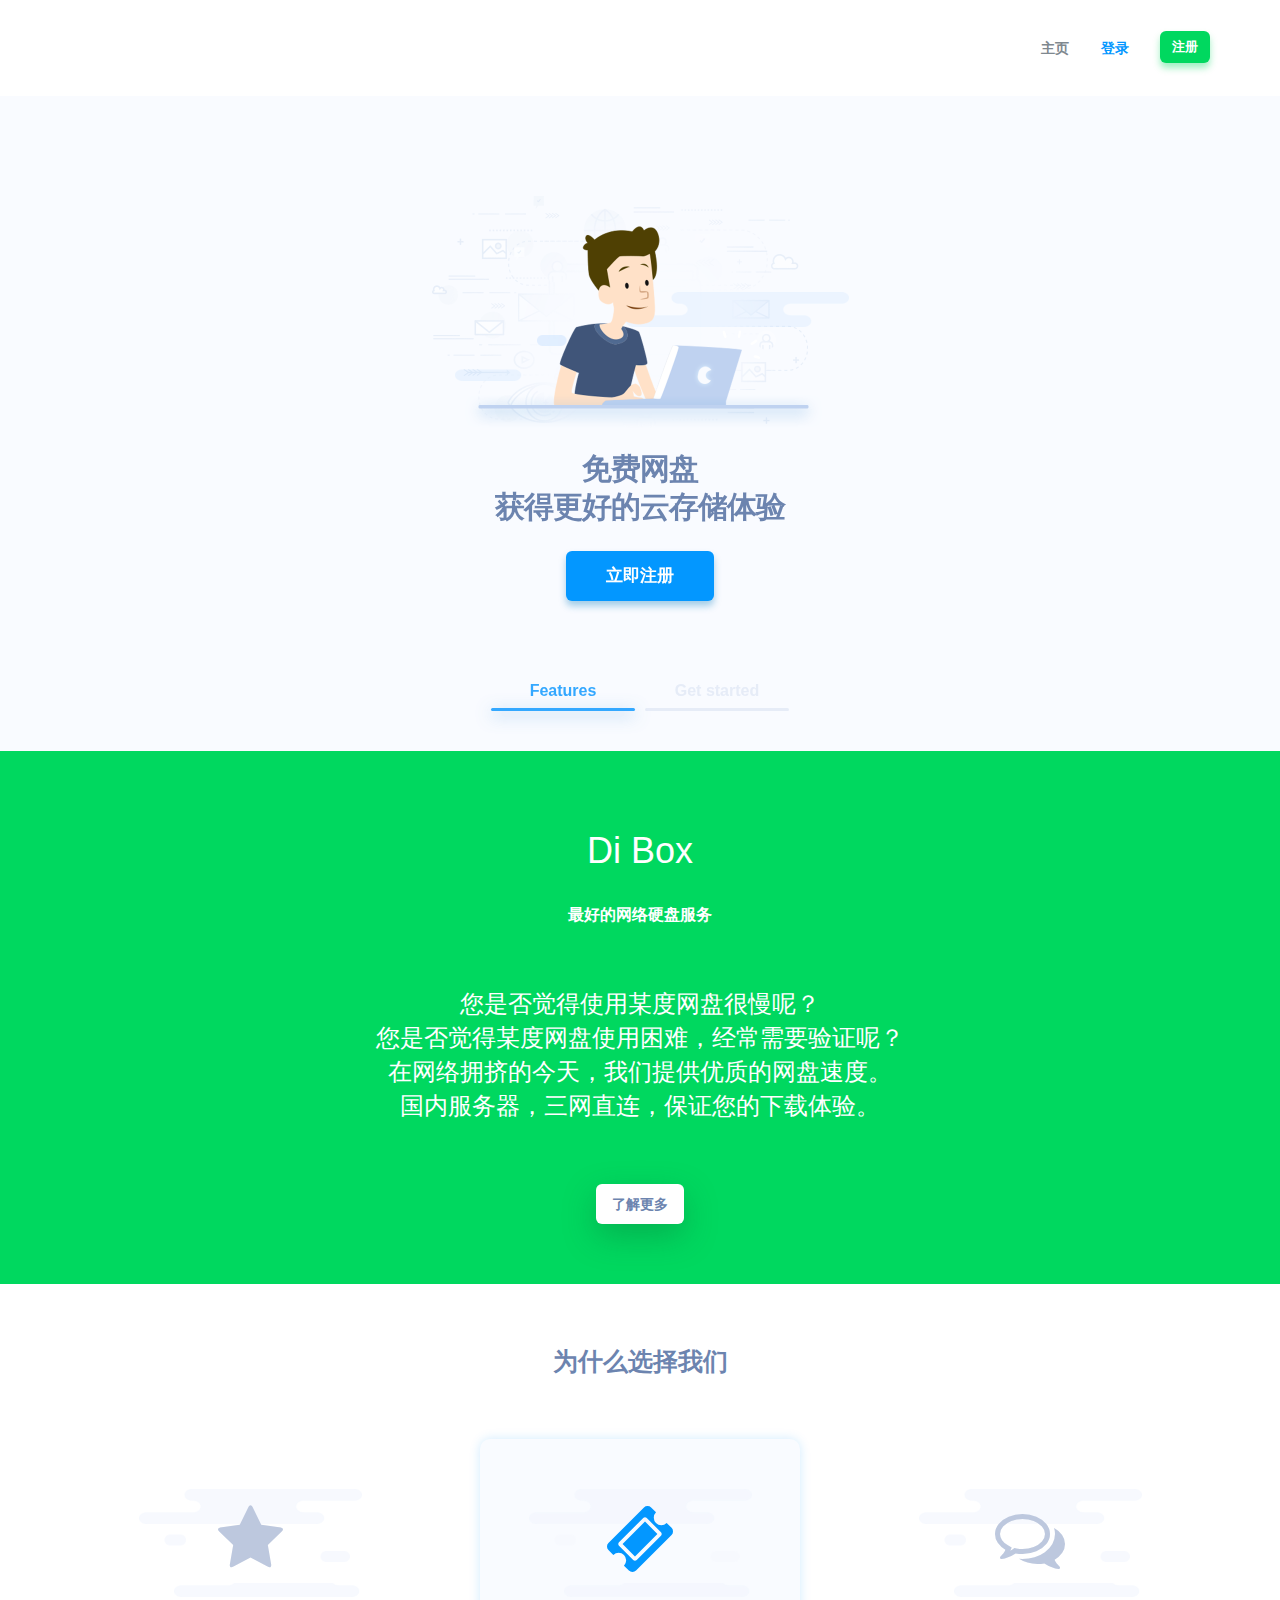
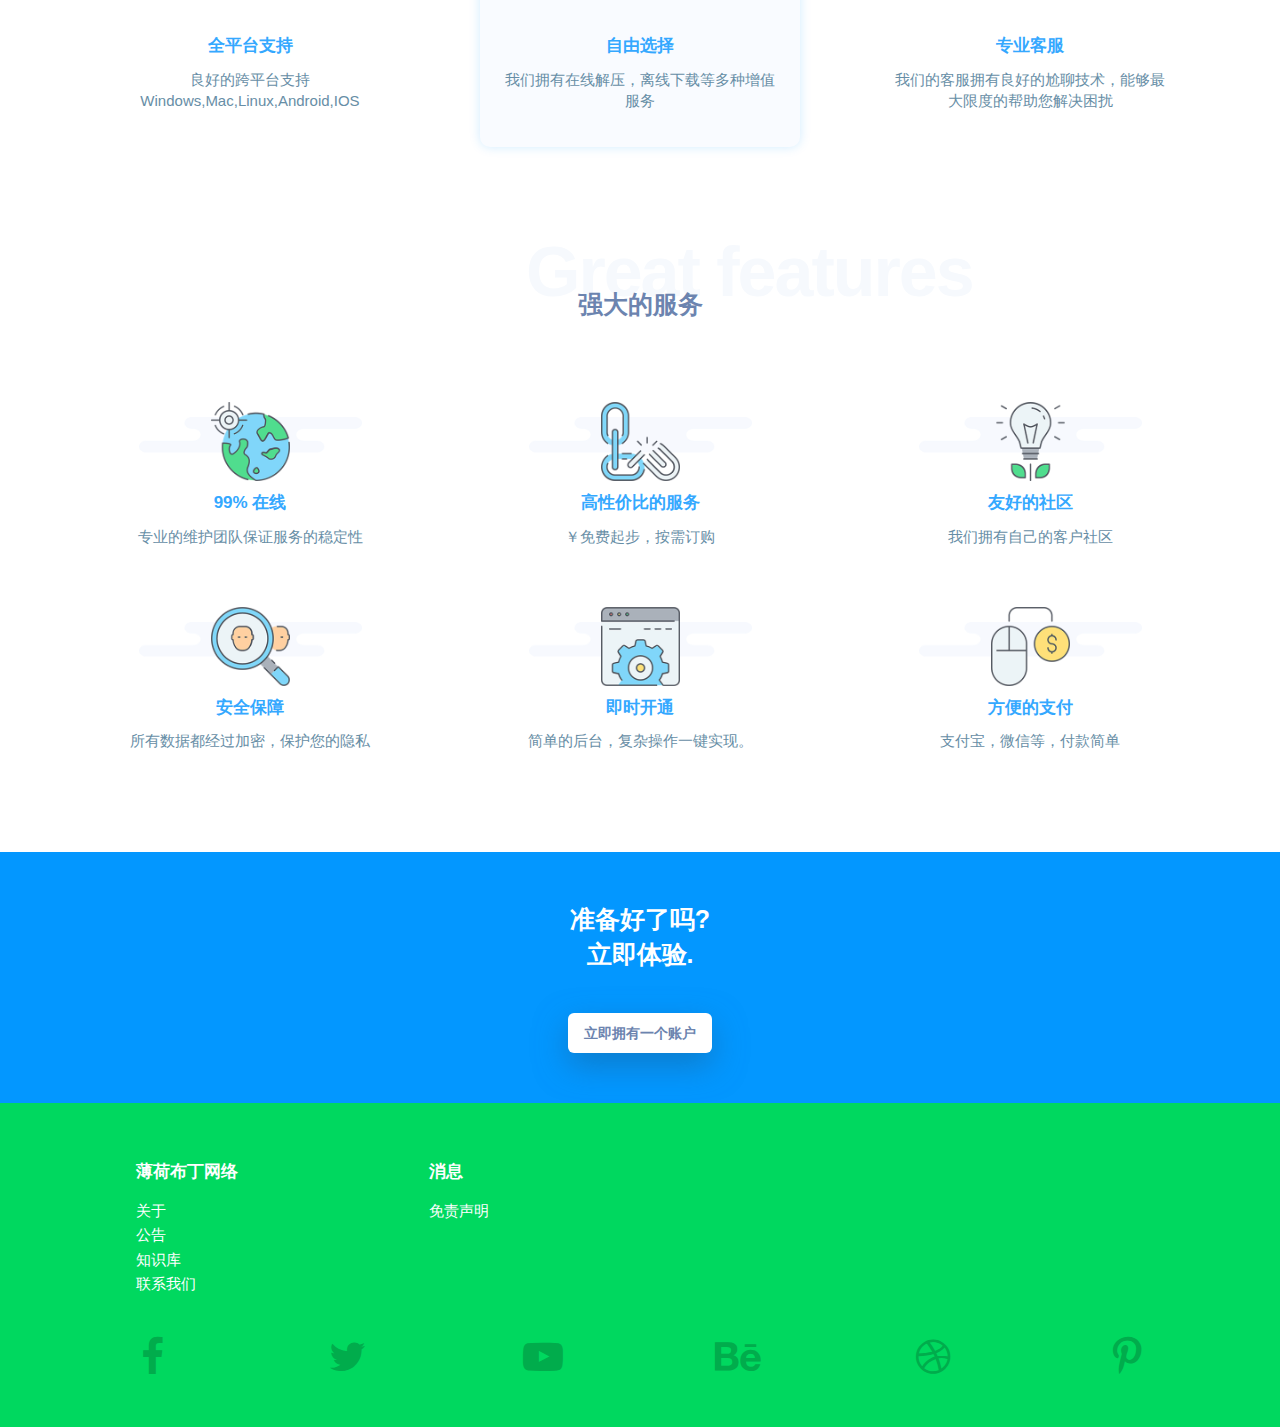
<file: index.html>
<!DOCTYPE HTML>
<html>
<head>
<meta charset="UTF-8">
<meta name="viewport" content="width=device-width, initial-scale=1,maximum-scale=1, user-scalable=no">
<title>Di Box - 薄荷布丁盘盘</title>
<meta name="description" content="布丁、网盘、BuDing、薄荷布丁、盘盘、bhbd">
<meta name="keywords" content="布丁、网盘、BuDing、薄荷布丁、盘盘、bhbd">
<link rel="stylesheet" type="text/css" href="style/css/bootstrap.min.css">
<link rel="stylesheet" type="text/css" href="style/css/font-awesome.min.css">
<link rel="stylesheet" type="text/css" href="style/css/slick.css">
<link rel="stylesheet" type="text/css" href="style/css/style.css">
</head>
<body>
<nav id="mainNav" class="navbar navbar-default navbar-full">
<div class="container container-nav">
<div class="navbar-header">
<button aria-expanded="false" type="button" class="navbar-toggle collapsed" data-toggle="collapse" data-target="#bs">
<span class="icon-bar"></span>
<span class="icon-bar"></span>
<span class="icon-bar"></span>
</button>
<a class="navbar-brand page-scroll">
</a>
</div>
<div style="height: 1px;" role="main" aria-expanded="false" class="navbar-collapse collapse" id="bs">
<ul class="nav navbar-nav navbar-right">
<li><a href="/">主页</a></li>
<li><a class="signin-button" href="http://p.didl.top/login">登录</a></li>
<li><a class="chat-button" href="http://p.didl.top/signup">注册</a></li>
</ul>
</div>
</div>
</nav>
<div id="top-content" class="container-fluid">
<div class="container">
<div class="row">
<div class="col-md-12 text-center">
<div id="main-slider">
<div class="slide info-slide1" title="Features">
<div class="image-holder"><img src="style/images/main-slide-img1.png" alt="" /></div>
<div class="text-holder">免费网盘<br>获得更好的云存储体验<br></div>
<div class="button-holder"><a href="http://p.didl.top/signup" class="blue-button">
立即注册
</a></div>
</div>
<div class="slide info-slide2" title="Get started">
<div class="image-holder"><img src="style/images/main-slide-img2.png" alt="" /></div>
<div class="text-holder">免费存储你的个人文件<br>
让使用更便捷</div>
<div class="button-holder"><a href="http://p.didl.top/signup" class="blue-button">现在开始</a></div>
</div>
</div>
</div>
</div>
</div>
</div>
<div id="info" class="container-fluid">
<canvas id="infobg" data-paper-resize="true"></canvas>
<div class="container">
<div class="row">
<div class="col-md-12">
<div class="row-title"><h1>Di Box</h1><br>最好的网络硬盘服务
</div>
</div>
</div>
<div class="row">
<div class="col-md-12">
<div class="info-text">
您是否觉得使用某度网盘很慢呢？<br>
您是否觉得某度网盘使用困难，经常需要验证呢？<br>
在网络拥挤的今天，我们提供优质的网盘速度。<br>国内服务器，三网直连，保证您的下载体验。
</div>
<a href="#features" class="white-green-shadow-button">了解更多</a>
</div>
</div>
</div>
</div>
<div id="features" class="container-fluid">
<div class="container">
<div class="row">
<div class="col-md-12">
 <div class="row-title">为什么选择我们</div>
</div>
</div>
<div class="row">
<div class="col-sm-4 col-md-4">
<div class="mfeature-box">
<div class="mfeature-icon">
<div class="icon-bg"><img src="style/images/clouds-light.png" alt="" /></div>
<i class="fa fa-star"></i>
</div>
<div class="mfeature-title">全平台支持</div>
<div class="mfeature-details">良好的跨平台支持</div>
<div class="mfeature-details">Windows,Mac,Linux,Android,IOS</div>
</div>
</div>
<div class="col-sm-4 col-md-4">
<div class="mfeature-box active">
<div class="mfeature-icon">
<div class="icon-bg"><img src="style/images/clouds-light.png" alt="" /></div>
<i class="fa fa-ticket"></i>
</div>
<div class="mfeature-title">自由选择</div>
<div class="mfeature-details">我们拥有在线解压，离线下载等多种增值服务</div>
</div>
</div>
<div class="col-sm-4 col-md-4">
<div class="mfeature-box">
<div class="mfeature-icon">
<div class="icon-bg"><img src="style/images/clouds-light.png" alt="" /></div>
<i class="fa fa-comments-o"></i>
</div>
<div class="mfeature-title">专业客服</div>
<div class="mfeature-details">我们的客服拥有良好的尬聊技术，能够最大限度的帮助您解决困扰</div>
</div>
</div>
</div>
</div>
</div>
</div>
</div>
</div>
</div>
<div id="more-features" class="container-fluid">
<div class="container">
<div class="row">
<div class="col-md-12">
<div class="row-title" title="Great features">强大的服务</div>
</div>
</div>
<div class="row">
<div class="col-sm-6 col-md-4">
<div class="mfeature-box">
<div class="mfeature-icon">
<div class="icon-bg"><img src="style/images/cloud-light.png" alt="" /></div>
<div class="icon-img"><img src="style/images/feature1.png" alt="" /></div>
</div>
<div class="mfeature-title">99% 在线</div>
<div class="mfeature-details">专业的维护团队保证服务的稳定性</div>
</div>
</div>
<div class="col-sm-6 col-md-4">
<div class="mfeature-box">
<div class="mfeature-icon">
<div class="icon-bg"><img src="style/images/cloud-light.png" alt="" /></div>
<div class="icon-img"><img src="style/images/feature2.png" alt="" /></div>
</div>
<div class="mfeature-title">高性价比的服务</div>
<div class="mfeature-details">￥免费起步，按需订购</div>
</div>
</div>
<div class="col-sm-6 col-md-4">
<div class="mfeature-box">
<div class="mfeature-icon">
<div class="icon-bg"><img src="style/images/cloud-light.png" alt="" /></div>
<div class="icon-img"><img src="style/images/feature3.png" alt="" /></div>
</div>
<div class="mfeature-title">友好的社区</div>
<div class="mfeature-details">我们拥有自己的客户社区</div>
</div>
</div>
<div class="col-sm-6 col-md-4">
<div class="mfeature-box">
<div class="mfeature-icon">
<div class="icon-bg"><img src="style/images/cloud-light.png" alt="" /></div>
<div class="icon-img"><img src="style/images/feature4.png" alt="" /></div>
</div>
<div class="mfeature-title">安全保障</div>
<div class="mfeature-details">所有数据都经过加密，保护您的隐私</div>
</div>
</div>
<div class="col-sm-6 col-md-4">
<div class="mfeature-box">
<div class="mfeature-icon">
<div class="icon-bg"><img src="style/images/cloud-light.png" alt="" /></div>
<div class="icon-img"><img src="style/images/feature5.png" alt="" /></div>
</div>
<div class="mfeature-title">即时开通</div>
<div class="mfeature-details">简单的后台，复杂操作一键实现。</div>
</div>
</div>
<div class="col-sm-6 col-md-4">
<div class="mfeature-box">
<div class="mfeature-icon">
<div class="icon-bg"><img src="style/images/cloud-light.png" alt="" /></div>
<div class="icon-img"><img src="style/images/feature6.png" alt="" /></div>
</div>
<div class="mfeature-title">方便的支付</div>
<div class="mfeature-details">支付宝，微信等，付款简单</div>
</div>
</div>
</div>
</div>
</div>
<div id="bluebg-info" class="container-fluid">
<div class="container">
<div class="row">
<div class="col-md-12">
<div class="text">准备好了吗?<br>
立即体验.</div>
<a href="http://p.didl.top/signup" class="white-button">立即拥有一个账户</a>
</div>
</div>
</div>
</div>
<div id="footer" class="container-fluid">
<div class="container">
<div class="row">
<div class="col-xs-6 col-sm-3 col-md-3">
<div class="footer-menu-holder">
<h4>薄荷布丁网络</h4>
<ul class="footer-menu">
<li><a>关于</a></li>
<li><a>公告</a></li>
<li><a>知识库</a></li>
<li><a>联系我们</a></li>
</ul>
</div>
</div>
<div class="col-xs-6 col-sm-3 col-md-3">
<div class="footer-menu-holder">
<h4>消息</h4>
<ul class="footer-menu">
<li><a target="_blank" href="/mzsm.html">免责声明</a></li>
</ul>
</div>
</div>
</div>
<div class="social row">
<div class="col-xs-2"><a><i class="fa fa-facebook"></i></a></div>
<div class="col-xs-2"><a><i class="fa fa-twitter"></i></a></div>
<div class="col-xs-2"><a><i class="fa fa-youtube-play"></i></a></div>
<div class="col-xs-2"><a><i class="fa fa-behance"></i></a></div>
<div class="col-xs-2"><a><i class="fa fa-dribbble"></i></a></div>
<div class="col-xs-2"><a><i class="fa fa-pinterest-p"></i></a></div>
</div>
</div>
</div>
<script src="style/js/jquery.min.js"></script>
<script src="style/js/bootstrap.min.js"></script>
<script src="style/js/slick.min.js"></script>
<script src="style/js/main.js"></script>
<script>
    var _hmt = _hmt || [];
    (function() {
        var hm = document.createElement("script");
        hm.src = "https://hm.baidu.com/hm.js?33d926a36f6db57c1165e4d8aeb1a5ca";
        var s = document.getElementsByTagName("script")[0];
        s.parentNode.insertBefore(hm, s);
    })();
</script>
</body>
</html>
</file>
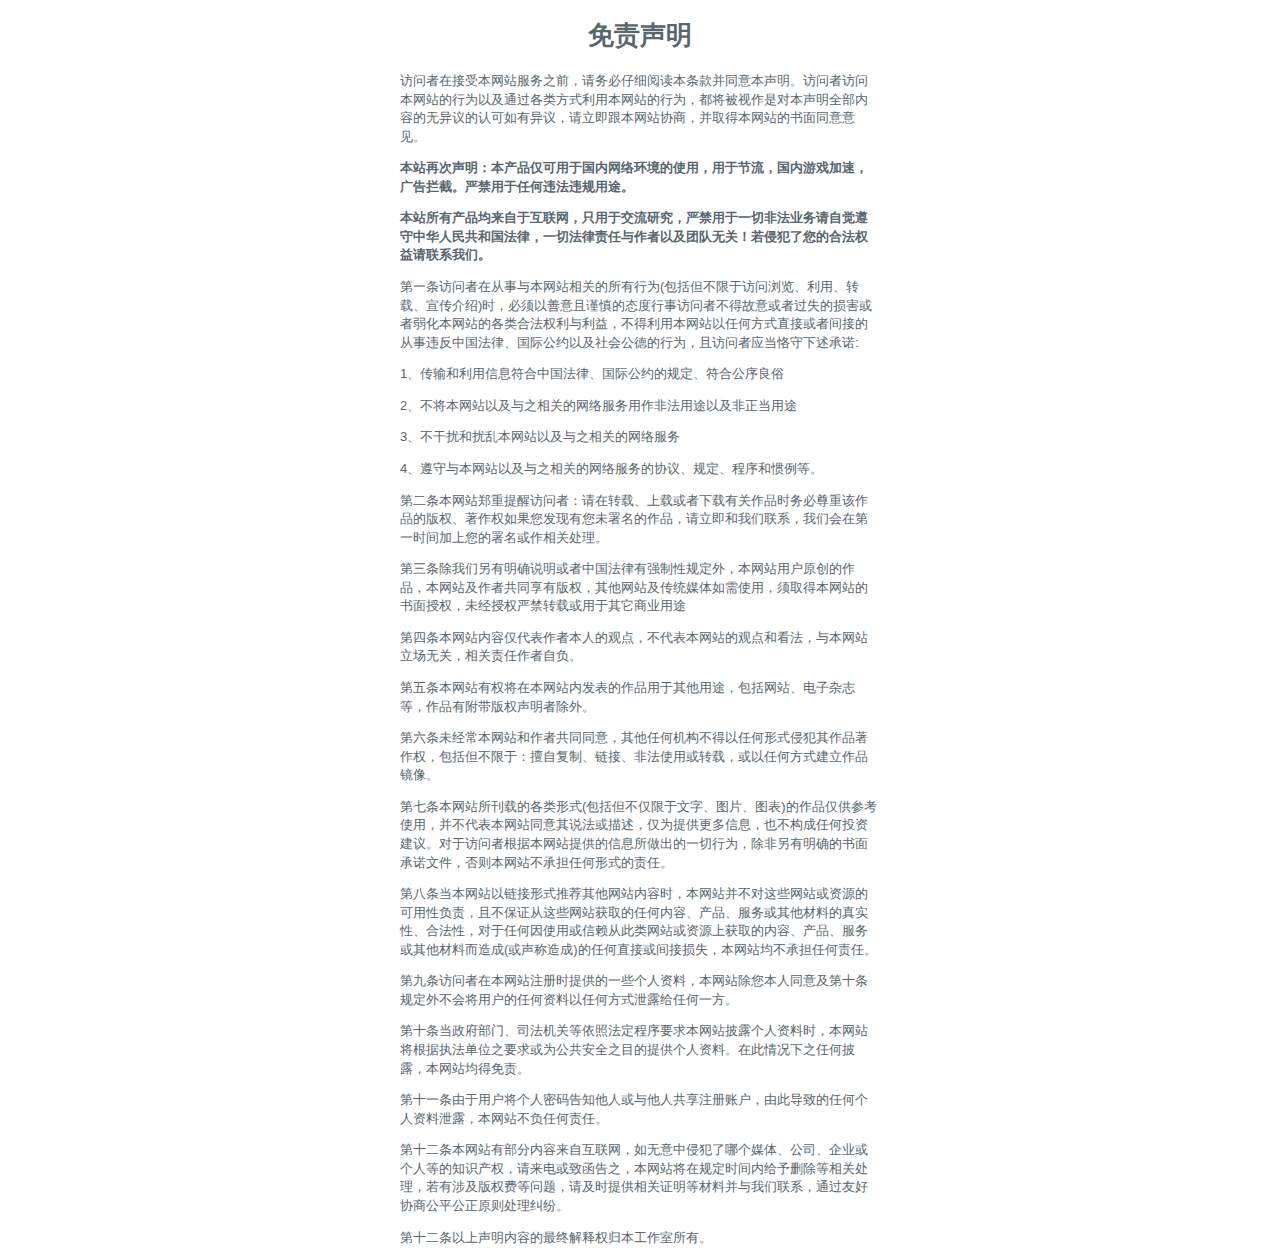
<file: mzsm.html>
<!DOCTYPE html>
<html lang="en">
<head>
<meta charset="UTF-8">
<title>免责声明</title>
<meta name="viewport" content="width=device-width,initial-scale=1,user-scalable=0">
<script>var _hmt = _hmt || [];
    (function () {
        var hm = document.createElement("script");
        hm.src = "//hm.baidu.com/hm.js?921bcb29e48c4631b2ee5254a894e393";
        var s = document.getElementsByTagName("script")[0];
        s.parentNode.insertBefore(hm, s);
    })();</script>
</head>
<style>
    body {
        font-family: 'Microsoft YaHei', 微软雅黑, Arial;
        font-size: 13px;
        -webkit-font-smoothing: antialiased;
        line-height: 1.42857;
        color: rgb(88, 102, 110);
        background-color: transparent;
    }
</style>
<body>
<div style="max-width:480px;margin-left:auto;margin-right:auto">
<h1 style="text-align:center">免责声明</h1>
<p>访问者在接受本网站服务之前，请务必仔细阅读本条款并同意本声明。访问者访问本网站的行为以及通过各类方式利用本网站的行为，都将被视作是对本声明全部内容的无异议的认可如有异议，请立即跟本网站协商，并取得本网站的书面同意意见。<p />
<p><b>本站再次声明：本产品仅可用于国内网络环境的使用，用于节流，国内游戏加速，广告拦截。严禁用于任何违法违规用途。</b></p>
<p><b>本站所有产品均来自于互联网，只用于交流研究，严禁用于一切非法业务请自觉遵守中华人民共和国法律，一切法律责任与作者以及团队无关！若侵犯了您的合法权益请联系我们。</b></p>
<p>第一条访问者在从事与本网站相关的所有行为(包括但不限于访问浏览、利用、转载、宣传介绍)时，必须以善意且谨慎的态度行事访问者不得故意或者过失的损害或者弱化本网站的各类合法权利与利益，不得利用本网站以任何方式直接或者间接的从事违反中国法律、国际公约以及社会公德的行为，且访问者应当恪守下述承诺:<p />
<p>1、传输和利用信息符合中国法律、国际公约的规定、符合公序良俗<p />
<p>2、不将本网站以及与之相关的网络服务用作非法用途以及非正当用途<p />
<p>3、不干扰和扰乱本网站以及与之相关的网络服务<p />
<p>4、遵守与本网站以及与之相关的网络服务的协议、规定、程序和惯例等。<p />
<p>第二条本网站郑重提醒访问者：请在转载、上载或者下载有关作品时务必尊重该作品的版权、著作权如果您发现有您未署名的作品，请立即和我们联系，我们会在第一时间加上您的署名或作相关处理。<p />
<p>第三条除我们另有明确说明或者中国法律有强制性规定外，本网站用户原创的作品，本网站及作者共同享有版权，其他网站及传统媒体如需使用，须取得本网站的书面授权，未经授权严禁转载或用于其它商业用途<p />
<p>第四条本网站内容仅代表作者本人的观点，不代表本网站的观点和看法，与本网站立场无关，相关责任作者自负。<p />
<p>第五条本网站有权将在本网站内发表的作品用于其他用途，包括网站、电子杂志等，作品有附带版权声明者除外。<p />
<p>第六条未经常本网站和作者共同同意，其他任何机构不得以任何形式侵犯其作品著作权，包括但不限于：擅自复制、链接、非法使用或转载，或以任何方式建立作品镜像。<p />
<p>第七条本网站所刊载的各类形式(包括但不仅限于文字、图片、图表)的作品仅供参考使用，并不代表本网站同意其说法或描述，仅为提供更多信息，也不构成任何投资建议。对于访问者根据本网站提供的信息所做出的一切行为，除非另有明确的书面承诺文件，否则本网站不承担任何形式的责任。<p />
<p>第八条当本网站以链接形式推荐其他网站内容时，本网站并不对这些网站或资源的可用性负责，且不保证从这些网站获取的任何内容、产品、服务或其他材料的真实性、合法性，对于任何因使用或信赖从此类网站或资源上获取的内容、产品、服务或其他材料而造成(或声称造成)的任何直接或间接损失，本网站均不承担任何责任。<p />
<p>第九条访问者在本网站注册时提供的一些个人资料，本网站除您本人同意及第十条规定外不会将用户的任何资料以任何方式泄露给任何一方。<p />
<p>第十条当政府部门、司法机关等依照法定程序要求本网站披露个人资料时，本网站将根据执法单位之要求或为公共安全之目的提供个人资料。在此情况下之任何披露，本网站均得免责。<p />
<p>第十一条由于用户将个人密码告知他人或与他人共享注册账户，由此导致的任何个人资料泄露，本网站不负任何责任。<p />
<p>第十二条本网站有部分内容来自互联网，如无意中侵犯了哪个媒体、公司、企业或个人等的知识产权，请来电或致函告之，本网站将在规定时间内给予删除等相关处理，若有涉及版权费等问题，请及时提供相关证明等材料并与我们联系，通过友好协商公平公正原则处理纠纷。
<p>第十二条以上声明内容的最终解释权归本工作室所有。<p />
</div>
</body>
</html>
</file>
<file: style/css/style.css>
﻿@charset "UTF-8"; html,body{height:100%}*,body{-webkit-transition:all .3s ease 0s;-moz-transition:all .3s ease 0s;transition:all .3s ease 0s;font-family:open sans,sans-serif;-webkit-font-smoothing:antialiased;text-rendering:optimizeLegibility;-moz-osx-font-smoothing:grayscale}*,input,button{outline:none}.rtl-cols div[class^=col-]{float:right}.slick-slide{cursor:pointer;outline:0}.slick-dots{position:absolute;left:0;bottom:0;width:100%;list-style:none;padding:0;margin:0;text-align:center}.slick-dots li{display:inline-block;text-indent:-9999px;white-space:nowrap;border:0;width:8px;height:8px;border-radius:8px;background-color:#fff;opacity:.5;margin-left:5px;-webkit-box-shadow:0 0 10px 0 rgba(0,0,0,.5);-moz-box-shadow:0 0 10px 0 rgba(0,0,0,.5);box-shadow:0 0 10px 0 rgba(0,0,0,.5)}.slick-dots li.slick-active{opacity:1}input[type=text]{-webkit-appearance:none;-moz-appearance:none;appearance:none}body.fullpage{background-color:#f9fbff}#mini-header .logo-holder{background-color:#f9fbff;padding:40px 50px;text-align:left}#mini-header .logo-holder .logo{margin-top:0}#mini-header .menu-holder{background-color:#0397ff;padding:30px 50px;text-align:right}#mini-header.signup .menu-holder{background-color:#00d85f}#mini-header .menu-holder ul.main-links{list-style:none;padding:0;margin:0}#mini-header .menu-holder ul.main-links li{display:inline-block}#mini-header .menu-holder ul.main-links li a{display:inline-block}#mini-header .menu-holder ul.main-links li a.normal-link{color:#81cbff;font-size:14px;font-weight:600;text-decoration:none}#mini-header .menu-holder ul.main-links li a.normal-link:hover,#mini-header .menu-holder ul.main-links li a.normal-link:focus{color:#92d0fc}#mini-header.signup .menu-holder ul.main-links li a.normal-link{color:#fff}#mini-header.signup .menu-holder ul.main-links li a.normal-link:hover,#mini-header.signup .menu-holder ul.main-links li a.normal-link:focus{color:#fff;opacity:.7}#mini-header .menu-holder ul.main-links li a.sign-button{color:#fff;font-size:13px;font-weight:700;padding:10px 20px;border-radius:100px;background-color:#008ef2;text-decoration:none;margin-left:10px}#mini-header .menu-holder ul.main-links li a.sign-button .hno{color:#fff;font-size:20px;vertical-align:middle;margin-top:1px;margin-left:5px}#mini-header .menu-holder ul.main-links li a.sign-button:hover,#mini-header .menu-holder ul.main-links li a.sign-button:focus{padding-right:15px;background-color:#0080d9}#mini-header .menu-holder ul.main-links li a.sign-button:hover .hno,#mini-header .menu-holder ul.main-links li a.sign-button:focus .hno{margin-left:10px}#mini-header.signup .menu-holder ul.main-links li a.sign-button{color:#929292;font-size:13px;font-weight:700;padding:10px 20px;border-radius:100px;background-color:#fff;text-decoration:none;margin-left:10px;-webkit-box-shadow:0 12px 32px 0 rgba(6,154,71,.43);-moz-box-shadow:0 12px 32px 0 rgba(6,154,71,.43);box-shadow:0 12px 32px 0 rgba(6,154,71,.43)}#mini-header.signup .menu-holder ul.main-links li a.sign-button .hno{color:#929292;font-size:20px;vertical-align:middle;margin-top:1px;margin-left:5px}#mini-header.signup .menu-holder ul.main-links li a.sign-button:hover,#mini-header.signup .menu-holder ul.main-links li a.sign-button:focus{padding-right:15px;background-color:#fff;-webkit-box-shadow:0 14px 42px 0 rgba(6,154,71,.43);-moz-box-shadow:0 14px 42px 0 rgba(6,154,71,.43);box-shadow:0 14px 42px 0 rgba(6,154,71,.43)}#mini-header.signup .menu-holder ul.main-links li a.sign-button:hover .hno,#mini-header.signup .menu-holder ul.main-links li a.sign-button:focus .hno{margin-left:10px}#form-section{height:100%}#form-section .row{height:100%}#form-section .form-holder{background-color:#f9fbff;height:100%;padding:50px}.signin-signup-form ::-webkit-input-placeholder{color:#d6dae4}.signin-signup-form :-moz-placeholder{color:#d6dae4}.signin-signup-form ::-moz-placeholder{color:#d6dae4}.signin-signup-form :-ms-input-placeholder{color:#d6dae4}.signin-signup-form .form-title{color:#4a5761;font-size:19px;margin-bottom:50px}.signin-signup-form{width:100%;display:inline-block;margin-top:50px}.signin-signup-form .row{margin-right:-10px;margin-left:-10px}.signin-signup-form .row div[class^=col-]{padding-right:10px;padding-left:10px}.signin-signup-form .form-text{margin-bottom:20px}.signin-signup-form .form-text input{width:100%;padding:15px 30px;border-radius:100px;text-align:left;background-color:#fff;border:0;font-size:15px;font-weight:700;color:#0397ff;outline:none;-webkit-box-shadow:0 6px 12px 0 rgba(18,113,179,.14);-moz-box-shadow:0 6px 12px 0 rgba(18,113,179,.14);box-shadow:0 6px 12px 0 rgba(18,113,179,.14)}.signin-signup-form .form-text input:hover,.signin-signup-form .form-text input:focus{-webkit-box-shadow:0 10px 22px 0 rgba(18,113,179,.14);-moz-box-shadow:0 10px 22px 0 rgba(18,113,179,.14);box-shadow:0 10px 22px 0 rgba(18,113,179,.14)}.signin-signup-form .form-text textarea{width:100%;padding:15px 30px;border-radius:25px;text-align:left;background-color:#fff;border:0;font-size:15px;font-weight:700;color:#0397ff;outline:none;-webkit-box-shadow:0 6px 12px 0 rgba(18,113,179,.14);-moz-box-shadow:0 6px 12px 0 rgba(18,113,179,.14);box-shadow:0 6px 12px 0 rgba(18,113,179,.14)}.signin-signup-form .form-text textarea:hover,.signin-signup-form .form-text textarea:focus{-webkit-box-shadow:0 10px 22px 0 rgba(18,113,179,.14);-moz-box-shadow:0 10px 22px 0 rgba(18,113,179,.14);box-shadow:0 10px 22px 0 rgba(18,113,179,.14)}.signin-signup-form .form-text.text-holder{margin-top:30px}.signin-signup-form .form-text .text-only{color:#abb4bc;font-size:14px;font-weight:600}.signin-signup-form .form-text input[type=checkbox],.signin-signup-form .form-text input[type=radio]{width:auto}.signin-signup-form .form-text input[type=checkbox]:not(:checked),.signin-signup-form .form-text input[type=checkbox]:checked,.signin-signup-form .form-text input[type=radio]:not(:checked),.signin-signup-form .form-text input[type=radio]:checked{position:absolute;left:-9999px}.signin-signup-form .form-text input[type=checkbox]:not(:checked)+label,.signin-signup-form .form-text input[type=checkbox]:checked+label,.signin-signup-form .form-text input[type=radio]:not(:checked)+label,.signin-signup-form .form-text input[type=radio]:checked+label{position:relative;padding-left:23px;cursor:pointer;display:inline;color:#abb4bc;font-size:15px;margin-left:10px}.signin-signup-form .form-text input[type=checkbox]:not(:checked)+label:before,.signin-signup-form .form-text input[type=radio]:not(:checked)+label:before{content:'';position:absolute;left:0;top:2px;width:15px;height:15px;background:#fff;border-radius:50px;-webkit-box-shadow:0 3px 11px 0 rgba(3,151,255,.48);-moz-box-shadow:0 3px 11px 0 rgba(3,151,255,.48);box-shadow:0 3px 11px 0 rgba(3,151,255,.48);-webkit-transition:all .3s ease;-moz-transition:all .3s ease;transition:all .3s ease}.signin-signup-form .form-text input[type=checkbox]:checked+label:before,.signin-signup-form .form-text input[type=radio]:checked+label:before{content:'';position:absolute;left:0;top:2px;width:15px;height:15px;background:#0397ff;border-radius:50px;-webkit-box-shadow:0 3px 11px 0 rgba(3,151,255,.48);-moz-box-shadow:0 3px 11px 0 rgba(3,151,255,.48);box-shadow:0 3px 11px 0 rgba(3,151,255,.48);-webkit-transition:all .3s ease;-moz-transition:all .3s ease;transition:all .3s ease}.signin-signup-form .form-text input[type=checkbox]:not(:checked)+label:after,.signin-signup-form .form-text input[type=radio]:not(:checked)+label:after{opacity:0;-webkit-transform:scale(0);-moz-transform:scale(0);transform:scale(0)}.signin-signup-form .form-text input[type=checkbox]:not(:checked)+label:after,.signin-signup-form .form-text input[type=checkbox]:checked+label:after{content:'\f00c';font-family:fontawesome;position:absolute;top:2px;left:3px;font-size:10px;color:#fff;-webkit-transition:all .2s ease;-moz-transition:all .2s ease;transition:all .2s ease}.signin-signup-form .form-text input[type=radio]:not(:checked)+label:after,.signin-signup-form .form-text input[type=radio]:checked+label:after{content:'\f111';font-family:fontawesome;position:absolute;top:4px;left:4px;font-size:8px;color:#fff;-webkit-transition:all .2s ease;-moz-transition:all .2s ease;transition:all .2s ease}.signin-signup-form .form-button{margin-top:40px;margin-bottom:25px}.signin-signup-form .form-button button{text-align:center;border:0;color:#fff;font-size:13px;font-weight:700;padding:10px 20px;border-radius:100px;background-color:#008ef2;-webkit-box-shadow:0 12px 32px 0 rgba(72,179,255,.43);-moz-box-shadow:0 12px 32px 0 rgba(72,179,255,.43);box-shadow:0 12px 32px 0 rgba(72,179,255,.43);outline:none}.signin-signup-form .form-button button:hover,.signin-signup-form .form-button button:focus{background-color:#0080d9}.signin-signup-form .form-button button .hno{font-size:20px;vertical-align:middle;margin-top:1px;margin-left:5px}.signin-signup-form .form-button button:hover,.signin-signup-form .form-button button:focus{background-color:#0080d9}.signin-signup-form .form-button button:hover .hno,.signin-signup-form .form-button button:focus .hno{margin-left:10px}#form-section .info-slider-holder{background-color:#0397ff;height:100%;padding:30px;padding-top:60px}#form-section.signup .info-slider-holder{background-color:#00d85f}#form-section .info-slider-holder .img-text-slider .slick-slide{text-align:center}#form-section .info-slider-holder .img-text-slider .slick-slide img{width:100%;max-width:348px;margin-left:auto;margin-right:auto;margin-bottom:30px}#form-section.signup .info-slider-holder .img-text-slider .slick-slide img{max-width:438px}#form-section .info-slider-holder .img-text-slider .slick-slide p{color:#fff;font-size:19px}#form-section .info-slider-holder .img-text-slider .slick-dots{position:absolute;left:0;bottom:-100px;width:100%;list-style:none;padding:0;margin:0;text-align:center}#form-section .info-slider-holder .img-text-slider .slick-dots li{cursor:pointer;position:relative;display:inline-block;text-indent:-9999px;white-space:nowrap;border:0;width:100px;height:20px;margin-left:5px;margin-right:5px;background-color:transparent;-webkit-box-shadow:0 0 0 0 transparent;-moz-box-shadow:0 0 0 0 transparent;box-shadow:0 0 0 0 transparent}#form-section .info-slider-holder .img-text-slider .slick-dots li:after{position:absolute;content:"";left:0;bottom:0;width:100%;height:3px;border-radius:8px;background-color:#0178cb;-webkit-box-shadow:0 0 0 0 transparent;-moz-box-shadow:0 0 0 0 transparent;box-shadow:0 0 0 0 transparent;-webkit-transition:all .3s ease;-moz-transition:all .3s ease;transition:all .3s ease}#form-section.signup .info-slider-holder .img-text-slider .slick-dots li:after{background-color:#05ad4f}#form-section .info-slider-holder .img-text-slider .slick-dots li.slick-active:after{background-color:#fff;-webkit-box-shadow:0 0 9px 0 #fff;-moz-box-shadow:0 0 9px 0 #fff;box-shadow:0 0 9px 0 #fff}.logo{width:97px;margin-top:12px}#mainNav{background-color:#fff}.navbar{border:0;border-radius:0;margin-bottom:0}.navbar-default .navbar-nav>li>a{color:#7f888f;font-size:14px;font-weight:700;position:relative;padding:38px 16px}.navbar-default .navbar-nav>li>a:hover,.navbar-default .navbar-nav>li>a:focus{color:#0397ff}.navbar-default .navbar-nav>.active>a,.navbar-default .navbar-nav>.active>a:focus,.navbar-default .navbar-nav>.active>a:hover{color:#0397ff;background-color:transparent}.navbar-default .navbar-nav>li>a.signin-button{color:#0397ff}.navbar-default .navbar-nav>li>a.signin-button:hover,.navbar-default .navbar-nav>li>a.login-button:focus{color:#1584d3}.navbar-default .navbar-nav>li>a.chat-button{padding:6px 12px;background-color:#00d85f;border-radius:6px;color:#fff;opacity:1;margin-top:31px;margin-bottom:13px;margin-left:15px;font-weight:700;font-size:13px;-webkit-box-shadow:0 5px 7px 0 rgba(0,216,95,.38);-moz-box-shadow:0 5px 7px 0 rgba(0,216,95,.38);box-shadow:0 5px 7px 0 rgba(0,216,95,.38)}.navbar-default .navbar-nav>li>a.chat-button:hover,.navbar-default .navbar-nav>li>a.chat-button:focus{background-color:#03dc62;-webkit-box-shadow:0 3px 5px 0 rgba(0,216,95,.38);-moz-box-shadow:0 3px 5px 0 rgba(0,216,95,.38);box-shadow:0 3px 5px 0 rgba(0,216,95,.38);margin-top:33px}@media(min-width:768px){.navbar-nav>li>a{padding-top:20px;padding-bottom:20px}}.navbar-brand{height:65px;padding:20px 15px}.navbar-default .navbar-toggle{border:0}.navbar-default .navbar-toggle .icon-bar{background-color:#0397ff}.navbar-default .navbar-toggle:focus,.navbar-default .navbar-toggle:hover{background-color:transparent;opacity:.7}.navbar-toggle{margin-top:17px}.navbar-right .dropdown-menu{left:0;right:auto}.dropdown{position:relative;display:inline-block}.dropdown-menu{display:none;position:absolute;background-color:#fff;min-width:160px;border:0;top:70px;padding:12px 11px;border-radius:12px;-webkit-box-shadow:0 5px 35px 0 rgba(70,187,255,.23);-moz-box-shadow:0 5px 35px 0 rgba(70,187,255,.23);box-shadow:0 5px 35px 0 rgba(70,187,255,.23)}.dropdown-menu>li>a{color:#7f888f;font-size:13px;font-weight:600;text-decoration:none;display:block;padding:3px 11px;border-radius:10px}.dropdown-menu>li>a:focus,.dropdown-menu>li>a:hover{color:#6c84af;background-color:#f9fbff}.dropdown:hover .dropdown-menu,.dropdown:focus .dropdown-menu{display:block}#top-content{background-color:#f9fbff}#main-slider .slide{}#main-slider .domainsearch-slide{padding-top:180px;padding-bottom:40px;position:relative}#main-slider .domainsearch-slide .image-holder{position:absolute;width:100%;text-align:center;top:100px;z-index:-1}#main-slider .domainsearch-slide .image-holder img{width:100%;max-width:827px}#main-slider .info-slide1{padding-top:100px;padding-bottom:150px}#main-slider .info-slide2{padding-top:100px;padding-bottom:150px}#main-slider .slick-dots{position:absolute;left:0;bottom:40px;width:100%;list-style:none;padding:0;margin:0;text-align:center}#main-slider .slick-dots li{cursor:pointer;position:relative;display:inline-block;text-indent:-9999px;white-space:nowrap;border:0;width:144px;height:40px;margin-left:5px;margin-right:5px;background-color:transparent;-webkit-box-shadow:0 0 0 0 transparent;-moz-box-shadow:0 0 0 0 transparent;box-shadow:0 0 0 0 transparent}#main-slider .slick-dots li:before{position:absolute;display:inline-block;content:"";top:0;left:0;width:100%;height:40px;-webkit-transition:all .3s ease;-moz-transition:all .3s ease;transition:all .3s ease}#main-slider .slick-dots li.slick-active:before{}#main-slider .slick-dots li:after{position:absolute;content:"";left:0;bottom:0;width:100%;height:3px;border-radius:8px;background-color:#d3ddf0;-webkit-box-shadow:0 0 0 0 transparent;-moz-box-shadow:0 0 0 0 transparent;box-shadow:0 0 0 0 transparent;-webkit-transition:all .3s ease;-moz-transition:all .3s ease;transition:all .3s ease}#main-slider .slick-dots li.slick-active:after{background-color:#34a8ff;-webkit-box-shadow:0 4px 16px 0 rgba(82,156,219,.68);-moz-box-shadow:0 4px 16px 0 rgba(82,156,219,.68);box-shadow:0 4px 16px 0 rgba(82,156,219,.68)}#main-slider .slick-dots li button{display:block;width:100%;height:40px;border:0;background-color:transparent;font-size:16px;color:#d3ddf0;font-weight:600;text-align:center;outline:none}#main-slider .slick-dots li.slick-active button{color:#34a8ff}#top-content .b-title{color:#6c84af;font-size:30px;font-weight:700;letter-spacing:-1px;line-height:38px}.domain-search-holder{margin-top:40px;position:relative}.domain-search-holder #domain-search{position:relative;display:inline-block;width:100%;max-width:55%}.domain-search-holder #domain-search:hover,.domain-search-holder #domain-search:focus{max-width:58%}.domain-search-holder input[type=text]{border-radius:200px;width:100%;border:0;padding:25px 45px;font-size:17px;font-weight:700;color:#6c84af;outline:0;-webkit-box-shadow:0 13px 38px 0 rgba(18,113,179,.19);-moz-box-shadow:0 13px 38px 0 rgba(18,113,179,.19);box-shadow:0 13px 38px 0 rgba(18,113,179,.19)}.domain-search-holder #domain-search:hover input[type=text],.domain-search-holder #domain-search:focus input[type=text]{-webkit-box-shadow:0 16px 48px 0 rgba(18,113,179,.19);-moz-box-shadow:0 16px 48px 0 rgba(18,113,179,.19);box-shadow:0 16px 48px 0 rgba(18,113,179,.19)}.domain-search-holder input[type=submit]{position:absolute;right:10px;top:10px;border:0;border-radius:200px;padding:15px 40px;color:#fff;background-color:#0397ff;font-size:17px;font-weight:700;outline:0}.domain-search-holder input[type=submit]:hover,.domain-search-holder input[type=submit]:focus{background-color:#038ced}.domain-search-holder ::-webkit-input-placeholder{color:#d6dae4}.domain-search-holder :-moz-placeholder{color:#d6dae4}.domain-search-holder ::-moz-placeholder{color:#d6dae4}.domain-search-holder :-ms-input-placeholder{color:#d6dae4}#main-slider .info-slide1{text-align:center}#main-slider .slide .image-holder{text-align:center;margin-bottom:20px}#main-slider .slide .image-holder img{margin-left:auto;margin-right:auto}#main-slider .info-slide1 .image-holder img{width:100%;max-width:417px}#main-slider .info-slide2 .image-holder img{width:100%;max-width:612px}#main-slider .slide .text-holder{color:#6c84af;font-size:30px;font-weight:700;letter-spacing:-1px;line-height:38px;margin-bottom:25px}#main-slider .slide .button-holder a.blue-button{display:inline-block;text-decoration:none;color:#fff;font-size:17px;font-weight:700;background-color:#0397ff;padding:13px 40px;border-radius:6px;-webkit-box-shadow:0 5px 7px rgba(21,131,195,.38);-moz-box-shadow:0 5px 7px rgba(21,131,195,.38);box-shadow:0 5px 7px rgba(21,131,195,.38)}#main-slider .slide .button-holder a.blue-button:hover,#main-slider .slide .button-holder a.blue-button:focus{background-color:#038ced;-webkit-box-shadow:0 4px 5px rgba(21,131,195,.38);-moz-box-shadow:0 4px 5px rgba(21,131,195,.38);box-shadow:0 4px 5px rgba(21,131,195,.38)}#info{background-color:#00d85f;padding-top:60px;padding-bottom:60px;text-align:center;position:relative}#info #infobg{position:absolute;width:100%;height:100%;left:0;top:0;opacity:.05}#info .row-title{font-size:16px;color:#fff;font-weight:700}#info .info-text{padding-left:15%;padding-right:15%;margin-top:60px;margin-bottom:60px;font-size:24px;color:#fff}a.white-green-shadow-button{display:inline-block;color:#6c84af;font-size:14px;font-weight:700;background-color:#fff;padding:10px 16px;border-radius:6px;text-decoration:none;-webkit-box-shadow:0 12px 32px 0 rgba(10,131,63,.46);-moz-box-shadow:0 12px 32px 0 rgba(10,131,63,.46);box-shadow:0 12px 32px 0 rgba(10,131,63,.46)}a.white-green-shadow-button:hover,a.white-green-shadow-button:focus{-webkit-box-shadow:0 6px 22px 0 rgba(10,131,63,.46);-moz-box-shadow:0 6px 22px 0 rgba(10,131,63,.46);box-shadow:0 6px 22px 0 rgba(10,131,63,.46);-webkit-transform:scale(.95);-moz-transform:scale(.95);transform:scale(.95)}#features{background-color:#fff;padding-top:60px;padding-bottom:60px;text-align:center}#features .row-title{color:#6c84af;font-size:25px;font-weight:700;margin-bottom:60px}#features .mfeature-box{border-radius:10px;padding:35px 20px;margin-left:20px;margin-right:20px}#features .mfeature-box.active{background-color:#f9fbff;-webkit-box-shadow:0 0 11px rgba(3,151,255,.19);-moz-box-shadow:0 0 11px rgba(3,151,255,.19);box-shadow:0 0 11px rgba(3,151,255,.19)}#features .mfeature-box .mfeature-icon{margin-bottom:60px;position:relative}#features .mfeature-box .mfeature-icon .fa{color:#bdc8de;font-size:70px;position:relative;margin-top:30px}#features .mfeature-box .mfeature-icon .hno{color:#bdc8de;font-size:70px;position:relative;margin-top:30px}#features .mfeature-box.active .mfeature-icon .fa{color:#0397ff}#features .mfeature-box.active .mfeature-icon .hno{color:#0397ff}#features .mfeature-box .mfeature-icon .icon-bg{position:absolute;left:0;top:0;width:100%;height:100%;padding-top:15px}#features .mfeature-box .mfeature-icon .icon-bg img{max-width:223px;width:100%}#features .mfeature-box .mfeature-title{font-size:17px;color:#34a8ff;font-weight:700;margin-bottom:10px;position:relative}#features .mfeature-box .mfeature-details{font-size:15px;color:#678ea6;position:relative}a.light-blue-button{display:inline-block;color:#0f9aee;font-size:14px;font-weight:700;background-color:#ecf8ff;padding:10px 16px;border-radius:6px;text-decoration:none;margin-top:50px}a.light-blue-button:hover,a.light-blue-button:focus{background-color:#e0f4ff}#pricing{background-color:#f7f8fa;padding-top:60px;padding-bottom:60px;text-align:center}#pricing .row-title{color:#6c84af;font-size:25px;font-weight:700;margin-bottom:60px}#pricing .pricing-box{position:relative;margin-right:30px;margin-left:30px}#pricing .pricing-box .pricing-title{color:#3da8f9;font-size:16px;font-weight:700;text-align:right;position:relative;z-index:10;margin-bottom:32px}#pricing .pricing-box .pricing-title:before{content:"\61";font-family:hostino;color:#3da8f9;font-size:10px;position:absolute;margin-left:-16px;margin-top:4px;z-index:10}#pricing .pricing-box .pricing-title:after{content:attr(title);position:absolute;left:0;top:-38px;letter-spacing:-2px;color:#eff3fa;font-size:63px;font-weight:700;z-index:-1}#pricing .pricing-box .pricing-box-body{background-color:#fff;border-radius:14px;padding:38px 38px 38px 42px;position:relative;z-index:10}#pricing .pricing-box:hover .pricing-box-body,#pricing .pricing-box:focus .pricing-box-body{-webkit-transform:scale(1.03);-moz-transform:scale(1.03);transform:scale(1.03)}#pricing .pricing-box .pricing-box-body:after{position:absolute;content:"";width:100%;height:100%;left:0;top:0;background-color:#fff;border-radius:14px;-webkit-box-shadow:0 0 10px 0 rgba(218,231,255,.74);-moz-box-shadow:0 0 10px 0 rgba(218,231,255,.74);box-shadow:0 0 10px 0 rgba(218,231,255,.74);-webkit-transition:all .3s ease;-moz-transition:all .3s ease;transition:all .3s ease;z-index:-1}#pricing .pricing-box:hover .pricing-box-body:after,#pricing .pricing-box:focus .pricing-box-body:after{-webkit-box-shadow:0 0 50px 0 rgba(218,231,255,.74);-moz-box-shadow:0 0 50px 0 rgba(218,231,255,.74);box-shadow:0 0 50px 0 rgba(218,231,255,.74)}#pricing .pricing-box .pricing-box-body:before{position:absolute;content:"";border-radius:14px;width:100%;height:60%;left:0;top:-4px;z-index:-2;background-color:#a8b4c9;-webkit-box-shadow:0 0 10px 0 rgba(3,151,255,.19);-moz-box-shadow:0 0 10px 0 rgba(3,151,255,.19);box-shadow:0 0 10px 0 rgba(3,151,255,.19);-webkit-transition:all .3s ease;-moz-transition:all .3s ease;transition:all .3s ease}#pricing .pricing-box:hover .pricing-box-body:before,#pricing .pricing-box:focus .pricing-box-body:before{top:-1px;-webkit-box-shadow:0 0 20px 0 rgba(3,151,255,.19);-moz-box-shadow:0 0 20px 0 rgba(3,151,255,.19);box-shadow:0 0 20px 0 rgba(3,151,255,.19)}#pricing .pricing-box.pr-color1 .pricing-box-body:before{background-color:#34a8ff}#pricing .pricing-box.pr-color2 .pricing-box-body:before{background-color:#00d85f}#pricing .pricing-box.pr-color3 .pricing-box-body:before{background-color:#a8b4c9}#pricing .pricing-box.recommended .pricing-box-body .pricing-amount:before{position:absolute;content:"";left:17px;top:-13px;width:22px;height:80px;border-radius:50px;background-color:#00d85f;z-index:1000;-webkit-transition:all .3s ease;-moz-transition:all .3s ease;transition:all .3s ease}#pricing .pricing-box.recommended:hover .pricing-box-body .pricing-amount:before,#pricing .pricing-box.recommended:focus .pricing-box-body .pricing-amount:before{height:30px}#pricing .pricing-box.recommended .pricing-box-body .pricing-amount:after{position:absolute;content:"";left:17px;top:-3px;width:11px;height:80px;background-color:#00d85f;-webkit-transform:skewY(-45deg);-moz-transform:skewY(-45deg);transform:skewY(-45deg);z-index:1000;-webkit-transition:all .3s ease;-moz-transition:all .3s ease;transition:all .3s ease}#pricing .pricing-box.recommended:hover .pricing-box-body .pricing-amount:after,#pricing .pricing-box.recommended:focus .pricing-box-body .pricing-amount:after{height:30px}#pricing .pricing-box.recommended .pricing-box-body .pricing-details:before{position:absolute;content:"";left:28px;top:-3px;width:11px;height:80px;background-color:#00d85f;-webkit-transform:skewY(45deg);-moz-transform:skewY(45deg);transform:skewY(45deg);z-index:1000;-webkit-transition:all .3s ease;-moz-transition:all .3s ease;transition:all .3s ease}#pricing .pricing-box.recommended:hover .pricing-box-body .pricing-details:before,#pricing .pricing-box.recommended:focus .pricing-box-body .pricing-details:before{height:30px}#pricing .pricing-box.recommended .pricing-box-body .pricing-details:after{position:absolute;content:"Recommended";left:-12px;top:25px;width:80px;height:12px;color:#fff;text-transform:uppercase;font-weight:800;font-size:8px;-webkit-transform:rotate(90deg);-moz-transform:rotate(90deg);transform:rotate(90deg);z-index:1000;-webkit-transition:all .3s ease;-moz-transition:all .3s ease;transition:all .3s ease}#pricing .pricing-box.recommended:hover .pricing-box-body .pricing-details:after,#pricing .pricing-box.recommended:focus .pricing-box-body .pricing-details:after{opacity:0}#pricing .pricing-box.pr-color1.recommended .pricing-box-body .pricing-amount:before,#pricing .pricing-box.pr-color1.recommended .pricing-box-body .pricing-amount:after,#pricing .pricing-box.pr-color1.recommended .pricing-box-body .pricing-details:before{background-color:#34a8ff}#pricing .pricing-box.pr-color2.recommended .pricing-box-body .pricing-amount:before,#pricing .pricing-box.pr-color2.recommended .pricing-box-body .pricing-amount:after,#pricing .pricing-box.pr-color2.recommended .pricing-box-body .pricing-details:before{background-color:#00d85f}#pricing .pricing-box.pr-color3.recommended .pricing-box-body .pricing-amount:before,#pricing .pricing-box.pr-color3.recommended .pricing-box-body .pricing-amount:after,#pricing .pricing-box.pr-color3.recommended .pricing-box-body .pricing-details:before{background-color:#a8b4c9}#pricing .pricing-box .pricing-box-body .pricing-amount .price{color:#59b9f4;font-size:22px;font-weight:700}#pricing .pricing-box .pricing-box-body .pricing-amount .duration{color:#c0cadd;font-size:12px;font-weight:600}#pricing .pricing-box .pricing-box-body .pricing-details{margin-top:30px;margin-bottom:30px}#pricing .pricing-box .pricing-box-body .pricing-details ul{padding:0;margin:0;list-style:none;text-align:left}#pricing .pricing-box .pricing-box-body .pricing-details ul li{color:#899cbf;font-size:14px;font-weight:600;margin-top:5px;margin-bottom:5px}#pricing .pricing-box .pricing-box-body .pricing-details ul li:before{content:"\62";font-family:hostino;color:#61e03e;font-size:12px;margin-right:10px;vertical-align:middle;-webkit-transition:all .3s ease;-moz-transition:all .3s ease;transition:all .3s ease}#pricing .pricing-box .pricing-box-body .pricing-details ul li:hover:before,#pricing .pricing-box .pricing-box-body .pricing-details ul li:focus:before{margin-right:8px}#pricing .pricing-box .pricing-box-body .pricing-details ul li.not-supported{color:#d1d9e8}#pricing .pricing-box .pricing-box-body .pricing-details ul li.not-supported:hover:before,#pricing .pricing-box .pricing-box-body .pricing-details ul li.not-supported:focus:before{margin-right:10px}#pricing .pricing-box .pricing-box-body a.pricing-button{display:inline-block;color:#0f9aee;font-size:14px;font-weight:700;background-color:#ecf8ff;padding:10px 16px;border-radius:6px;text-decoration:none}#pricing .pricing-box .pricing-box-body a.pricing-button:hover,#pricing .pricing-box .pricing-box-body a.pricing-button:focus{background-color:#e0f4ff}#pricing .link-holder{padding-top:50px}#pricing a.link-with-arrow{font-size:16px;color:#3da8f9;font-weight:700;cursor:pointer;text-decoration:none}#pricing a.link-with-arrow:hover,#pricing a.link-with-arrow:focus{color:#2b98eb}#pricing a.link-with-arrow:after{content:"\63";font-family:hostino;color:#b8c2d2;font-size:20px;vertical-align:middle;margin-left:8px;-webkit-transition:all .3s ease;-moz-transition:all .3s ease;transition:all .3s ease}#pricing a.link-with-arrow:hover:after,#pricing a.link-with-arrow:focus:after{margin-left:12px}#apps{background-color:#fff;padding-top:80px;padding-bottom:60px;text-align:center}#apps .row-title{color:#6c84af;font-size:25px;font-weight:700;margin-bottom:60px;position:relative;z-index:10}#apps .row-title:before{content:attr(title);position:absolute;left:40%;top:-65px;color:#f6f9fd;font-size:70px;letter-spacing:-2px;font-weight:700;z-index:-1}#apps .apps-holder{}#apps .apps-holder .apps-links-holder{display:inline-block;width:50%}#apps .apps-holder .apps-details-holder{display:inline-block;width:70%}#apps .apps-holder .app-icon-holder{display:inline-block;width:24%;cursor:pointer;margin-bottom:9px}#apps .apps-holder .app-icon-holder .app-icon{margin-bottom:10px}#apps .apps-holder .app-icon-holder .app-icon img{width:40px}#apps .apps-holder .app-icon-holder .app-title{color:#d3ddf0;font-size:16px;font-weight:700;position:relative}#apps .apps-holder .app-icon-holder.opened .app-title{color:#34a8ff}#apps .apps-holder .app-icon-holder .app-title:after{position:absolute;content:"";left:50%;bottom:-10px;width:90%;height:3px;margin-left:-45%;border-radius:8px;background-color:transparent;-webkit-box-shadow:0 4px 16px 0 transparent;-moz-box-shadow:0 4px 16px 0 transparent;box-shadow:0 4px 16px 0 transparent;-webkit-transition:all .3s ease;-moz-transition:all .3s ease;transition:all .3s ease}#apps .apps-holder .app-icon-holder.opened .app-title:after{background-color:#34a8ff;-webkit-box-shadow:0 4px 16px 0 rgba(82,156,219,.68);-moz-box-shadow:0 4px 16px 0 rgba(82,156,219,.68);box-shadow:0 4px 16px 0 rgba(82,156,219,.68)}#apps .apps-holder .app-details{border-radius:14px;-webkit-box-shadow:0 0 10px 0 rgba(218,231,255,.74);-moz-box-shadow:0 0 10px 0 rgba(218,231,255,.74);box-shadow:0 0 10px 0 rgba(218,231,255,.74);position:relative;min-height:158px}#apps .apps-holder .app-details div[class^=app-details]{opacity:0;position:absolute;left:0;top:0;-webkit-transform:scale(.9);-moz-transform:scale(.9);transform:scale(.9);padding:30px 25%}#apps .apps-holder .app-details div[class^=app-details].show-details{opacity:1;-webkit-transform:scale(1);-moz-transform:scale(1);transform:scale(1)}#apps .apps-holder .app-details div[class^=app-details] .app-title{font-size:16px;font-weight:700;color:#6c84af;margin-bottom:15px}#apps .apps-holder .app-details div[class^=app-details] .app-text{font-size:14px;font-weight:600;color:#899cbf}#testimonials{background-color:#00d85f;padding-top:80px;padding-bottom:60px;text-align:center;overflow:hidden}#testimonials .row-title{color:#fff;font-size:25px;font-weight:700;margin-bottom:60px;position:relative;z-index:10}#testimonials .row-title:after{content:attr(title);position:absolute;left:55%;top:70px;color:#00cc5a;font-size:70px;letter-spacing:-2px;font-weight:700;z-index:-1}#testimonials .row-title:before{content:"";background-image:url(img/cloud.png);background-size:cover;left:50%;margin-left:-340px;opacity:.22;width:680px;height:50px;position:absolute}#testimonials #testimonials-slider{position:relative;z-index:100}#testimonials #testimonials-slider .slick-prev,#testimonials #testimonials-slider .slick-next{border:0;background:0 0;font-size:0;height:30px;position:absolute;top:50%;margin-top:-15px}#testimonials #testimonials-slider .slick-prev{left:20px}#testimonials #testimonials-slider .slick-next{right:20px}#testimonials #testimonials-slider .slick-prev:after{content:"\63";font-family:hostino;font-size:44px;position:absolute;left:0;top:-15px;color:#fff;-webkit-transform:rotate(180deg);-moz-transform:rotate(180deg);transform:rotate(180deg);-webkit-transition:all .3s ease;-moz-transition:all .3s ease;transition:all .3s ease;z-index:1000}#testimonials #testimonials-slider .slick-prev:hover:after,#testimonials #testimonials-slider .slick-prev:focus:after{-webkit-transform:scale(.9) rotate(180deg);-moz-transform:scale(.9) rotate(180deg);transform:scale(.9) rotate(180deg)}#testimonials #testimonials-slider .slick-next:after{content:"\63";font-family:hostino;font-size:44px;position:absolute;right:0;top:-15px;color:#fff;-webkit-transition:all .3s ease;-moz-transition:all .3s ease;transition:all .3s ease;z-index:1000}#testimonials #testimonials-slider .slick-next:hover:after,#testimonials #testimonials-slider .slick-next:focus:after{-webkit-transform:scale(.9);-moz-transform:scale(.9);transform:scale(.9)}#testimonials #testimonials-slider .slick-slide{padding:40px 7%}#testimonials #testimonials-slider .details-holder{position:relative;border-radius:14px;background-color:#fff;-webkit-box-shadow:0 0 40px 0 rgba(50,141,25,.4);-moz-box-shadow:0 0 40px 0 rgba(50,141,25,.4);box-shadow:0 0 40px 0 rgba(50,141,25,.4);padding:60px 80px}#testimonials #testimonials-slider .details-holder img.photo{position:absolute;width:76px;left:50%;margin-left:-38px;top:-38px;border-radius:100%}#testimonials #testimonials-slider .details-holder h4{color:#454545;font-size:17px;font-weight:700;margin-top:0}#testimonials #testimonials-slider .details-holder h5{color:#3f5d6f;font-size:15px;margin-top:0;margin-bottom:60px;opacity:.7}#testimonials #testimonials-slider .details-holder p{color:#5d6770;font-size:19px}#more-features{background-color:#fff;padding-top:80px;padding-bottom:60px;text-align:center;overflow:hidden}#more-features .row-title{color:#6c84af;font-size:25px;font-weight:700;margin-bottom:60px;position:relative;z-index:10}#more-features .row-title:before{content:attr(title);position:absolute;left:40%;top:-65px;color:#f6f9fd;font-size:70px;letter-spacing:-2px;font-weight:700;z-index:-1}#more-features .mfeature-box{padding:20px 30px;margin-bottom:20px}#more-features .mfeature-box .mfeature-icon{margin-bottom:10px;position:relative}#more-features .mfeature-box .mfeature-icon .icon-img{position:relative}#more-features .mfeature-box .mfeature-icon .icon-img img{width:79px}#more-features .mfeature-box .mfeature-icon .icon-bg{position:absolute;left:0;top:0;width:100%;height:100%;padding-top:15px}#more-features .mfeature-box .mfeature-icon .icon-bg img{max-width:223px;width:100%}#more-features .mfeature-box .mfeature-title{font-size:17px;font-weight:700;color:#34a8ff;margin-bottom:10px;position:relative}#more-features .mfeature-box .mfeature-details{font-size:15px;color:#678ea6;position:relative}#more-features-dark{background-color:#0397ff;padding-top:80px;padding-bottom:60px;text-align:center;overflow:hidden}#more-features-dark .row-title{color:#fff;font-size:25px;font-weight:700;margin-bottom:60px;position:relative;z-index:10}#more-features-dark .mfeature-box{padding:20px 30px;margin-bottom:20px}#more-features-dark .mfeature-box .mfeature-icon{margin-bottom:30px;position:relative}#more-features-dark .mfeature-box .mfeature-icon .icon-img{position:relative}#more-features-dark .mfeature-box .mfeature-icon .icon-img img{width:79px}#more-features-dark .mfeature-box .mfeature-icon .icon-bg{position:absolute;left:0;top:20px;width:100%;height:100%;padding-top:15px}#more-features-dark .mfeature-box .mfeature-icon .icon-bg img{max-width:223px;width:100%}#more-features-dark .mfeature-box .mfeature-title{font-size:17px;font-weight:700;color:#fff;margin-bottom:10px;position:relative}#more-features-dark .mfeature-box .mfeature-details{font-size:15px;color:#fff;position:relative}#bluebg-info{background-color:#0397ff;padding-top:50px;padding-bottom:50px;text-align:center}#bluebg-info .text{color:#fff;font-size:25px;font-weight:700;margin-bottom:40px}a.white-button{display:inline-block;color:#6c84af;font-size:14px;font-weight:700;background-color:#fff;padding:10px 16px;border-radius:6px;text-decoration:none;-webkit-box-shadow:0 12px 32px 0 rgba(18,113,179,.7);-moz-box-shadow:0 12px 32px 0 rgba(18,113,179,.7);box-shadow:0 12px 32px 0 rgba(18,113,179,.7)}a.white-button:hover,a.white-button:focus{-webkit-box-shadow:0 6px 22px 0 rgba(18,113,179,.7);-moz-box-shadow:0 6px 22px 0 rgba(18,113,179,.7);box-shadow:0 6px 22px 0 rgba(18,113,179,.7);-webkit-transform:scale(.95);-moz-transform:scale(.95);transform:scale(.95)}#greybg-info{background-color:#eff7fc;padding-top:50px;padding-bottom:50px;text-align:center}#greybg-info .text{color:#0397ff;font-size:25px;font-weight:700;margin-bottom:40px}a.white-less-shadow-button{display:inline-block;color:#6c84af;font-size:14px;font-weight:700;background-color:#fff;padding:10px 16px;border-radius:6px;text-decoration:none;-webkit-box-shadow:0 12px 32px 0 rgba(18,113,179,.22);-moz-box-shadow:0 12px 32px 0 rgba(18,113,179,.22);box-shadow:0 12px 32px 0 rgba(18,113,179,.22)}a.white-less-shadow-button:hover,a.white-less-shadow-button:focus{-webkit-box-shadow:0 6px 22px 0 rgba(18,113,179,.22);-moz-box-shadow:0 6px 22px 0 rgba(18,113,179,.22);box-shadow:0 6px 22px 0 rgba(18,113,179,.22);-webkit-transform:scale(.95);-moz-transform:scale(.95);transform:scale(.95)}#footer{background-color:#00d85f;padding-top:60px;padding-bottom:50px;text-align:center}#footer .footer-menu-holder{display:inline-block;text-align:left;min-width:130px}#footer .address-holder{display:inline-block;text-align:left}#footer h4{font-size:17px;color:#fff;margin:0;margin-bottom:18px;font-weight:700}#footer ul.footer-menu{list-style:none;padding:0;margin:0}#footer ul.footer-menu li{margin-bottom:3px}#footer ul.footer-menu li a{color:#fff;font-size:15px}#footer ul.footer-menu li a:hover,#footer ul.footer-menu li a:focus,#footer ul.footer-menu li.active a{color:#019040;text-decoration:none}#footer p{color:#fff;font-size:15px}#footer .phone{color:#fff;font-size:15px;margin-bottom:10px}#footer .phone .fa{color:#fff;font-size:22px;width:20px;margin-right:7px;text-align:center;vertical-align:middle}#footer .phone a{color:#fff}#footer .email{color:#fff;font-size:15px;margin-bottom:13px}#footer .email .fa{color:#fff;font-size:17px;width:20px;margin-right:7px;text-align:center}#footer .address{margin-bottom:30px}#footer .address div{display:inline-block;color:#fff;font-size:15px}#footer .address .fa{color:#fff;font-size:25px;width:20px;margin-right:7px;text-align:center;vertical-align:top}#footer .social{margin-top:40px}#footer .social a{display:inline-block;width:100%;text-align:center}#footer .social a .fa{color:#01ac4c;font-size:40px;text-align:center}#footer .social a:hover .fa,#footer .social a:focus .fa{color:#fff}#page-head{background-color:#f9fbff;padding-top:50px;padding-bottom:50px;overflow:hidden}#page-head .page-title{color:#6c84af;font-size:25px;font-weight:700;position:relative;z-index:10}#page-head .page-title:before{content:attr(title);position:absolute;left:54%;top:-45px;color:#f6f9fd;font-size:70px;letter-spacing:-2px;font-weight:700;z-index:-1}#about{background-color:#0397ff;padding-top:50px;padding-bottom:50px;position:relative}#about .text-holder{position:relative;z-index:10;pointer-events:none}#about .text-holder h6{color:#fff;font-size:14px;font-weight:700;margin-bottom:40px}#about .text-holder p{color:#fff;font-size:27px;font-weight:700}#about .text-holder .hno{-webkit-transform:rotate(90deg);-moz-transform:rotate(90deg);transform:rotate(90deg);margin-top:40px;color:#fff;font-size:28px;margin-left:-5px}#about .slider-holder{position:absolute;top:-4%;right:0;width:61%;max-width:743px;height:138%}#about .slider-holder .photo-slider .slick-slide img{width:100%}#about .slider-holder .photo-slider .slick-dots{position:absolute;left:0;bottom:-30px;width:100%;list-style:none;padding:0;margin:0;text-align:center}#about .slider-holder .photo-slider .slick-dots li{cursor:pointer;position:relative;display:inline-block;text-indent:-9999px;white-space:nowrap;border:0;width:144px;height:20px;margin-left:5px;margin-right:5px;background-color:transparent;-webkit-box-shadow:0 0 0 0 transparent;-moz-box-shadow:0 0 0 0 transparent;box-shadow:0 0 0 0 transparent}#about .slider-holder .photo-slider .slick-dots li:after{position:absolute;content:"";left:0;bottom:0;width:100%;height:3px;border-radius:8px;background-color:#d3ddf0;-webkit-box-shadow:0 0 0 0 transparent;-moz-box-shadow:0 0 0 0 transparent;box-shadow:0 0 0 0 transparent;-webkit-transition:all .3s ease;-moz-transition:all .3s ease;transition:all .3s ease}#about .slider-holder .photo-slider .slick-dots li.slick-active:after{background-color:#34a8ff;-webkit-box-shadow:0 4px 16px 0 rgba(82,156,219,.68);-moz-box-shadow:0 4px 16px 0 rgba(82,156,219,.68);box-shadow:0 4px 16px 0 rgba(82,156,219,.68)}#more-info{background-color:#f9fbff;padding-top:120px;padding-bottom:60px;text-align:center}#more-info .row-title{color:#6c84af;font-size:25px;font-weight:700;position:relative;z-index:10}#more-info .info-box{padding:40px 30px;margin-bottom:20px;margin-top:40px}#more-info .info-box:hover,#more-info .info-box:focus{-webkit-box-shadow:0 5px 30px 0 rgba(47,169,255,.42);-moz-box-shadow:0 5px 30px 0 rgba(47,169,255,.42);box-shadow:0 5px 30px 0 rgba(47,169,255,.42)}#more-info .info-box .info-icon{margin-top:40px;margin-bottom:45px;position:relative}#more-info .info-box .info-icon .icon-img{position:relative}#more-info .info-box .info-icon .icon-img img{width:37px}#more-info .info-box .info-icon .icon-bg{position:absolute;left:0;top:-30px;width:100%;height:100%}#more-info .info-box .info-icon .icon-bg img{max-width:223px;width:100%}#more-info .info-box .info-title{font-size:16px;font-weight:700;color:#34a8ff;margin-bottom:10px;position:relative}#more-info .info-box .info-details{font-size:15px;color:#678ea6;position:relative}#goals{background-color:#00d85f;padding-top:85px;padding-bottom:150px;text-align:center}#goals #text-slider p{font-size:28px;font-weight:700;color:#fff;padding:0 22%}#goals #text-slider .slick-dots{position:absolute;left:0;bottom:-190px;width:100%;list-style:none;padding:0;margin:0;text-align:center}#goals #text-slider .slick-dots li{cursor:pointer;position:relative;display:inline-block;text-indent:-9999px;white-space:inherit;border:0;width:160px;height:160px;margin-left:5px;margin-right:5px;background-color:transparent;-webkit-box-shadow:0 0 0 0 transparent;-moz-box-shadow:0 0 0 0 transparent;box-shadow:0 0 0 0 transparent;opacity:1;z-index:1000}#goals #text-slider .slick-dots li:after{position:absolute;content:"";width:100%;height:100%;left:0;top:0;background-color:#0397ff;border-radius:500px;opacity:0;z-index:-1;-webkit-box-shadow:0 5px 30px 0 rgba(47,169,255,.42);-moz-box-shadow:0 5px 30px 0 rgba(47,169,255,.42);box-shadow:0 5px 30px 0 rgba(47,169,255,.42);-webkit-transition:all .3s ease;-moz-transition:all .3s ease;transition:all .3s ease;-webkit-transform:scale(.8) rotateX(-45deg);-moz-transform:scale(.8) rotateX(-45deg);transform:scale(.8) rotateX(-45deg)}#goals #text-slider .slick-dots li.slick-active:after{opacity:1;-webkit-transform:scale(1) rotateX(0deg);-moz-transform:scale(1) rotateX(0deg);transform:scale(1) rotateX(0deg)}#goals #text-slider .slick-dots li button{display:block;position:absolute;left:0;top:0;width:100%;height:100%;border:0;background-color:transparent;font-size:16px;color:#fff;font-weight:700;text-align:center;outline:none;padding:32px}#goals #text-slider .slick-dots li.slick-active button{font-size:20px}#team{background-color:#fff;padding-top:100px;padding-bottom:60px;text-align:center;overflow:hidden}#team .row-title{color:#6c84af;font-size:25px;font-weight:700;margin-bottom:60px;position:relative;z-index:10}#team .row-title:before{content:attr(title);position:absolute;left:50%;top:-55px;color:#f6f9fd;font-size:70px;letter-spacing:-2px;font-weight:700;z-index:-1}#team .person-box{padding:25px;border-radius:14px}#team .person-box:hover,#team .person-box:focus{-webkit-box-shadow:0 0 23px 0 rgba(3,151,255,.17);-moz-box-shadow:0 0 23px 0 rgba(3,151,255,.17);box-shadow:0 0 23px 0 rgba(3,151,255,.17)}#team .person-box .person-icon .person-img{margin-bottom:30px}#team .person-box .person-icon .person-img img{width:86px;border-radius:100px}#team .person-box .person-name{color:#454545;font-size:17px;font-weight:700;margin-bottom:3px}#team .person-box .person-title{color:#3f5d6f;font-size:15px;opacity:.7;margin-bottom:15px}#team .person-box .person-social a .fa{color:#97a7b2;font-size:20px;opacity:0;margin-left:4px;margin-right:4px}#team .person-box .person-social a:hover .fa,#team .person-box .person-social a:focus .fa{color:#84939d}#team .person-box:hover .person-social a .fa,#team .person-box:focus .person-social a .fa{opacity:1}#recent-article{background-color:#fff;padding-top:50px;padding-bottom:50px;text-align:center;overflow:hidden;position:relative}#recent-article .custom-bg{position:absolute;content:"";top:0;right:0;width:55%;height:75%;background-color:#048ff1}#recent-article .img-holder{padding-top:20px;padding-left:20px}#recent-article .img-holder img{width:100%;max-width:536px}#recent-article .article-summary{text-align:left;color:#fff}#recent-article .article-summary .article-title{padding-bottom:15px;margin-bottom:15px;position:relative}#recent-article .article-summary .article-title a{color:#fff;font-size:24px;font-weight:700;text-decoration:none}#recent-article .article-summary .article-title:after{position:absolute;content:"";left:0;bottom:0;width:34px;height:2px;background-color:#fff;-webkit-box-shadow:0 0 7px 0 #fff;-moz-box-shadow:0 0 7px 0 #fff;box-shadow:0 0 7px 0 #fff}#recent-article .article-summary .article-date{color:#fff;font-size:14px;font-weight:700;margin-bottom:30px}#recent-article .article-summary .article-text{color:#cae9ff;font-size:15px;line-height:26px;margin-bottom:60px}#recent-article .article-summary .article-links div[class^=col-]{padding:0}#recent-article .article-summary .article-links .readmore-holder a.readmore-button{display:inline-block;color:#6c84af;font-size:14px;font-weight:700;background-color:#fff;padding:10px 16px;border-radius:6px;text-decoration:none;-webkit-box-shadow:0 12px 32px 0 rgba(18,113,179,.22);-moz-box-shadow:0 12px 32px 0 rgba(18,113,179,.22);box-shadow:0 12px 32px 0 rgba(18,113,179,.22)}#recent-article .article-summary .article-links .readmore-holder a.readmore-button:hover,#recent-article .article-summary .article-links .readmore-holder a.readmore-button:focus{-webkit-box-shadow:0 6px 22px 0 rgba(18,113,179,.22);-moz-box-shadow:0 6px 22px 0 rgba(18,113,179,.22);box-shadow:0 6px 22px 0 rgba(18,113,179,.22);-webkit-transform:scale(.95);-moz-transform:scale(.95);transform:scale(.95)}#recent-article .article-summary .article-links .socialshare-holder{text-align:right}#recent-article .article-summary .article-links .socialshare-holder a{display:inline-block;padding:10px 8px}#recent-article .article-summary .article-links .socialshare-holder a .fa{color:#c3c9cd;font-size:18px}#recent-article .article-summary .article-links .socialshare-holder a:hover .fa,#recent-article .article-summary .article-links .socialshare-holder a:focus .fa{color:#aab2b7}#articles{background-color:#fff;padding-top:50px;padding-bottom:50px;text-align:center}#articles .row-title{color:#6c84af;font-size:25px;font-weight:700;margin-bottom:30px}#articles .article-summary{margin:40px 20px}#articles .article-summary .article-img{margin-bottom:18px}#articles .article-summary .article-img img{width:100%}#articles .article-summary .article-img img:hover,#articles .article-summary .article-img img:focus{filter:brightness(120%)}#articles .article-summary .article-title{padding-bottom:13px;margin-bottom:13px;text-align:left;position:relative}#articles .article-summary .article-title a{color:#34a8ff;font-size:16px;font-weight:700;text-decoration:none}#articles .article-summary .article-title:after{position:absolute;content:"";left:50%;margin-left:-17px;bottom:0;width:34px;height:2px;background-color:#34a8ff;-webkit-box-shadow:0 5px 16px 0 rgba(82,156,219,.68);-moz-box-shadow:0 5px 16px 0 rgba(82,156,219,.68);box-shadow:0 5px 16px 0 rgba(82,156,219,.68)}#articles .article-summary .article-date{color:#d5deed;font-size:13px;font-weight:700;margin-bottom:10px;text-align:left}#articles .article-summary .article-text{color:#828e98;font-size:14px;line-height:22px;margin-bottom:10px;font-weight:600;text-align:left}#articles .article-summary .article-links div[class^=col-]{padding:0}#articles .article-summary .article-links .readmore-holder{text-align:right}#articles .article-summary .article-links .readmore-holder a.readmore-button{display:inline-block;color:#0f9aee;font-size:13px;font-weight:700;background-color:#f5fbfe;padding:8px 15px;border-radius:6px;text-decoration:none}#articles .article-summary .article-links .readmore-holder a.readmore-button:hover,#articles .article-summary .article-links .readmore-holder a.readmore-button:focus{background-color:#ebf7fd}#articles .article-summary .article-links .socialshare-holder{text-align:left}#articles .article-summary .article-links .socialshare-holder a{display:inline-block;padding:10px 8px}#articles .article-summary .article-links .socialshare-holder a .fa{color:#c3c9cd;font-size:18px}#articles .article-summary .article-links .socialshare-holder a:hover .fa,#articles .article-summary .article-links .socialshare-holder a:focus .fa{color:#aab2b7}#articles .pagination{padding-top:30px}#articles .pagination .page-number{border-radius:50px;padding:5px 10px;color:#0397ff;text-decoration:none;font-weight:600;-webkit-box-shadow:0 3px 11px 0 rgba(3,151,255,.38);-moz-box-shadow:0 3px 11px 0 rgba(3,151,255,.38);box-shadow:0 3px 11px 0 rgba(3,151,255,.38)}#articles .pagination a.page-number:hover,#articles .pagination a.page-number:focus{background-color:#0397ff;color:#fff}#articles .pagination .page-number.current{color:#bfbfbf;-webkit-box-shadow:0 2px 3px 0 rgba(191,191,191,.78);-moz-box-shadow:0 2px 3px 0 rgba(191,191,191,.78);box-shadow:0 2px 3px 0 rgba(191,191,191,.78)}#info-text{background-color:#fff;padding-top:45px;padding-bottom:88px;border-bottom:1px solid #bedaf1}#info-text .text{color:#34a8ff;font-size:17px;font-weight:700;text-align:center;position:relative}#info-text .text:after{position:absolute;content:"";left:50%;margin-left:-17px;bottom:-20px;width:34px;height:2px;background-color:#34a8ff;-webkit-box-shadow:0 5px 16px 0 rgba(82,156,219,.68);-moz-box-shadow:0 5px 16px 0 rgba(82,156,219,.68);box-shadow:0 5px 16px 0 rgba(82,156,219,.68)}#contact-info{background-color:#fff}#contact-info .info-box{padding:50px 40px;text-align:left;position:relative;z-index:1000}#contact-info div[class^=col-]:nth-child(2) .info-box{border-left:1px solid #bedaf1;border-right:1px solid #bedaf1}#contact-info .info-box:after{position:absolute;content:"";width:110%;height:120%;left:0;top:6px;margin-left:-5%;margin-top:-10%;background-color:#fff;-webkit-box-shadow:0 4px 7px 0 rgba(42,149,224,.34);-moz-box-shadow:0 4px 7px 0 rgba(42,149,224,.34);box-shadow:0 4px 7px 0 rgba(42,149,224,.34);-webkit-transform:scale(.9) rotateX(-90deg);-moz-transform:scale(.9) rotateX(-90deg);transform:scale(.9) rotateX(-90deg);opacity:0;z-index:-1;-webkit-transition:all .3s ease;-moz-transition:all .3s ease;transition:all .3s ease}#contact-info .info-box:hover:after,#contact-info .info-box:focus:after{-webkit-box-shadow:0 6px 20px 0 rgba(42,149,224,.34);-moz-box-shadow:0 6px 20px 0 rgba(42,149,224,.34);box-shadow:0 6px 20px 0 rgba(42,149,224,.34);-webkit-transform:scale(1) rotateX(0deg);-moz-transform:scale(1) rotateX(0deg);transform:scale(1) rotateX(0deg);opacity:1}#contact-info .info-box .info-title{color:#0397ff;font-weight:700;font-size:19px;margin-bottom:20px}#contact-info .info-box .info-title:before{display:inline-block;color:#fff;font-family:hostino;text-align:center;font-size:23px;vertical-align:middle;margin-top:-5px;margin-right:18px;border-radius:50px;width:48px;height:48px;background-color:#0397ff;-webkit-box-shadow:0 12px 32px 0 rgba(3,151,255,.22);-moz-box-shadow:0 12px 32px 0 rgba(3,151,255,.22);box-shadow:0 12px 32px 0 rgba(3,151,255,.22)}#contact-info .info-box.green-title .info-title{color:#00d85f}#contact-info .info-box.green-title .info-title:before{background-color:#00d85f;-webkit-box-shadow:0 12px 32px 0 rgba(0,216,95,.22);-moz-box-shadow:0 12px 32px 0 rgba(0,216,95,.22);box-shadow:0 12px 32px 0 rgba(0,216,95,.22)}#contact-info .info-box.green-title .info-title.phone-icon:before{padding-top:8px;content:"\68"}#contact-info .info-box.blue-title .info-title{color:#0397ff}#contact-info .info-box.blue-title .info-title:before{background-color:#0397ff;-webkit-box-shadow:0 12px 32px 0 rgba(3,151,255,.22);-moz-box-shadow:0 12px 32px 0 rgba(3,151,255,.22);box-shadow:0 12px 32px 0 rgba(3,151,255,.22)}#contact-info .info-box.blue-title .info-title.chat-icon:before{padding-top:8px;content:"\65"}#contact-info .info-box.grey-title .info-title{color:#a9c7df}#contact-info .info-box.grey-title .info-title:before{background-color:#a9c7df;-webkit-box-shadow:0 12px 32px 0 rgba(109,159,200,.22);-moz-box-shadow:0 12px 32px 0 rgba(109,159,200,.22);box-shadow:0 12px 32px 0 rgba(109,159,200,.22)}#contact-info .info-box.grey-title .info-title.location-icon:before{padding-top:9px;content:"\67"}#contact-info .info-box .info-details{font-size:15px;color:#678ea6}#contact-info .info-box .info-details a{font-size:15px;color:#0397ff;text-decoration:none}#contact-info .info-box .info-details p{margin-bottom:18px;opacity:.7}#contact-info .info-box .info-details p:last-child{margin-bottom:0}#domainsearch{background-color:#f9fbff;text-align:center}#domainsearch .domainsearch{background-image:url(img/bg1.png);background-position:center;background-repeat:no-repeat;background-size:70%;padding-top:190px;padding-bottom:220px}#domainsearch .b-title{color:#6c84af;font-size:30px;font-weight:700;letter-spacing:-1px;line-height:38px}#domain-pricing{padding-top:60px;padding-bottom:60px;text-align:center;background-color:#0397ff}#domain-pricing .row-title{color:#fff;font-size:25px;font-weight:700;margin-bottom:60px}#domain-pricing .domain-lists-holder{padding-bottom:50px}#domain-pricing ul.domain-list{list-style:none;padding:0;margin:30px 40px}#domain-pricing ul.domain-list li{font-size:17px;font-weight:700;color:#fff;padding:5px 25px;margin-top:13px;margin-bottom:13px;background-color:transparent;-webkit-box-shadow:0 12px 12px 0 transparent;-moz-box-shadow:0 12px 12px 0 transparent;box-shadow:0 12px 12px 0 transparent;border-radius:100px}#domain-pricing ul.domain-list li:hover,#domain-pricing ul.domain-list li:focus{color:#83a4bb;background-color:#fff;-webkit-box-shadow:0 12px 32px 0 rgba(18,113,179,.64);-moz-box-shadow:0 12px 32px 0 rgba(18,113,179,.64);box-shadow:0 12px 32px 0 rgba(18,113,179,.64)}#domain-pricing ul.domain-list li:hover div[class^=col-],#domain-pricing ul.domain-list li:focus div[class^=col-]{color:#83a4bb}#domain-pricing ul.domain-list li div[class^=col-]{padding:0;display:inline-block;width:49%;float:inherit;color:#fff}#domain-pricing ul.domain-list li div[class^=col-]:first-child{text-align:left}#domain-pricing ul.domain-list li div[class^=col-]:last-child{text-align:right}#info-whitebg{background-color:#fff;background-image:url(img/clouds-bg.png);background-size:55%;background-position:center center;background-repeat:no-repeat;padding-top:75px;padding-bottom:75px;text-align:center}#info-whitebg .info-text{color:#00d85f;font-size:19px;padding-left:22%;padding-right:22%;margin-bottom:30px}#post-content{padding-top:70px;padding-bottom:70px}#post-content .post .post-thumbnail img{width:100%}#post-content .post .post-entry{padding:30px 20px}#post-content .post .post-entry .date-published{font-weight:300;font-size:15px;color:#ccc}#post-content .post .post-entry a{text-decoration:none}#post-content .post .post-entry a .post-title{font-weight:700;font-size:35px;line-height:43px;color:#5f6576;margin-bottom:60px}#post-content .post .post-entry a:hover .post-title,#post-content .post .post-entry a:focus .post-title{color:#0397ff}#post-content .post .meta .view{margin-right:20px;color:#696969}#post-content .post .meta .view:before{content:"\f06e";font-family:fontAwesome;color:#0397ff;margin-right:10px}#post-content .post .meta .like{margin-right:20px;color:#696969}#post-content .post .meta .like:before{content:"\f004";font-family:fontAwesome;color:#0397ff;margin-right:10px}#post-content .post .meta .like a{color:#696969}#post-content .post .meta .like a:hover,#post-content .post .meta .like a:focus{color:#0397ff}#post-content .post .meta .comment{margin-right:20px;color:#696969}#post-content .post .meta .comment:before{content:"\f27a";font-family:fontAwesome;color:#0397ff;margin-right:10px}#post-content #post-body .post .post-title{font-weight:700;font-size:24px;color:#5f6576;margin-bottom:20px;margin-top:30px}#post-content #post-body .post .meta{margin-bottom:30px}#post-content #post-body .post p{line-height:26px}#post-content #post-body .post-author img{border-radius:200px;width:100px}#post-content #post-body .post-author .name{font-size:20px;margin-bottom:4px;margin-top:18px}#post-content #sidebar .widget{margin-bottom:50px}#post-content #sidebar .widget-title{margin-top:0;margin-bottom:20px;font-size:18px;font-weight:600;padding-bottom:10px;border-bottom:1px solid #e1e1e1;color:#5f6576}#post-content #sidebar #categories.widget .item{position:relative;margin-bottom:8px;margin-top:8px}#post-content #sidebar #categories.widget .item a{color:#696969;display:inline-block;width:100%;padding:5px 0;position:relative;text-decoration:none}#post-content #sidebar #categories.widget .item a span{position:absolute;border-radius:50px;width:24px;height:24px;right:0;top:3px;text-align:center;border:0 solid #0397ff;color:#3c99ef;padding-top:3px;font-size:12px;font-weight:600;-webkit-box-shadow:0 3px 11px 0 rgba(3,151,255,.38);-moz-box-shadow:0 3px 11px 0 rgba(3,151,255,.38);box-shadow:0 3px 11px 0 rgba(3,151,255,.38)}#post-content #sidebar #categories.widget .item a:hover,#post-content #sidebar #categories.widget .item a:focus{color:#0397ff}#post-content #sidebar #categories.widget .item a:hover span,#post-content #sidebar #categories.widget .item a:focus span{background-color:#0397ff;color:#fff}#post-content #sidebar #popular-posts.widget .item{margin:0;margin-bottom:20px}#post-content #sidebar #popular-posts.widget .item .thumb{padding:0;overflow:hidden}#post-content #sidebar #popular-posts.widget .item .thumb img{width:135%}#post-content #sidebar #popular-posts.widget .item .info .date{font-size:13px;color:#b7b7b7;display:block}#post-content #sidebar #popular-posts.widget .item .info .title a{font-weight:700;font-size:14px;color:#5f6576;text-decoration:none}#post-content #sidebar #popular-posts.widget .item .info .title a:hover,#post-content #sidebar #popular-posts.widget .item .info .title a:focus{color:#0397ff}#post-content #sidebar #tags.widget a.tag-link{padding:8px 15px;background:#f6f7f7;border:1px solid #f6f7f7;border-radius:6px;font-size:14px;display:inline-block;color:#ababab;margin-right:5px;margin-bottom:7px;line-height:1;text-decoration:none;font-weight:600}#post-content #sidebar #tags.widget a.tag-link:hover,#post-content #sidebar #tags.widget a.tag-link:focus{background-color:#0397ff;color:#fff}#page-content{padding-top:40px;padding-bottom:40px;background-color:#fff}#page-content .content-holder{}#page-content ul,#page-content ol{padding:0;padding-left:14px;margin-bottom:20px}#page-content ul li,#page-content ol li{color:#678ea6;font-size:15px}#page-content h4{font-size:17px;color:#34a8ff;font-weight:700}#page-content p{font-size:15px;color:#678ea6;margin-bottom:20px}@media(max-width:1200px){.domain-search-holder #domain-search{max-width:65%}.domain-search-holder #domain-search:hover,.domain-search-holder #domain-search:focus{max-width:75%}#pricing .pricing-box{margin-right:10px;margin-left:10px}#pricing .pricing-box .pricing-box-body{padding:38px 34px}#pricing .pricing-box .pricing-box-body .pricing-details ul li{font-size:13px}#pricing .pricing-box .pricing-title:after{top:-34px;font-size:57px}#about .slider-holder{width:76%}#goals #text-slider p{padding:0 16%}#recent-article .custom-bg{height:80%}#domain-pricing ul.domain-list{margin:30px 10px}}@media(max-width:992px){.domain-search-holder #domain-search{max-width:85%}.domain-search-holder #domain-search:hover,.domain-search-holder #domain-search:focus{max-width:95%}#pricing .pricing-box{margin-top:40px}#features .mfeature-box{padding:35px 15px;margin-left:5px;margin-right:5px}#about .slider-holder{width:78%}#goals #text-slider p{padding:0 5%}#team .row-title:before{display:none}#recent-article .custom-bg{width:100%;height:100%}#recent-article .img-holder{margin-bottom:25px}#recent-article .article-summary .article-links .socialshare-holder a .fa{color:#fff}#recent-article .article-summary .article-links .socialshare-holder a:hover .fa,#recent-article .article-summary .article-links .socialshare-holder a:focus .fa{color:#fff;opacity:.7}#contact-info .info-box{padding:30px 5px}#contact-info .info-box:after{display:none}#contact-info div[class^=col-]:nth-child(2) .info-box{border-left:0 solid #bedaf1;border-right:0 solid #bedaf1}}@media(max-width:900px){#about .slider-holder{width:70%}#about .slider-holder .photo-slider .slick-dots li{width:100px}#about .slider-holder .photo-slider .slick-dots li:after{background-color:rgba(255,255,255,.5)}#about .slider-holder .photo-slider .slick-dots li.slick-active:after{background-color:#fff}}@media(max-width:768px){.logo{margin-top:-1px}.navbar-default .navbar-nav>li>a{padding:10px 16px;text-align:center}.navbar-default .navbar-nav>li>a.chat-button{margin-top:15px;margin-right:15px}.dropdown-menu{display:block;position:relative;width:100%;text-align:center;margin-bottom:20px;top:0;border-radius:0}.domain-search-holder input[type=text]{padding:18px 42px}.domain-search-holder input[type=submit]{position:relative;right:0;top:20px}.domain-search-holder #domain-search{padding-left:20px;padding-right:20px}.domain-search-holder #domain-search{max-width:100%}.domain-search-holder #domain-search:hover,.domain-search-holder #domain-search:focus{max-width:100%}#main-slider .slick-dots li{width:100px}#info .info-text{padding-left:5%;padding-right:5%}#pricing .pricing-box{margin-top:40px}#apps .row-title:before{display:none}#apps .apps-holder .apps-links-holder{width:100%}#apps .apps-holder .app-icon-holder .app-title{font-size:13px}#apps .apps-holder .app-icon-holder .app-icon{margin-bottom:5px}#apps .apps-holder .apps-details-holder{width:100%}#apps .apps-holder .app-details div[class^=app-details]{padding:30px 5%}#testimonials .row-title:after{display:none}#testimonials #testimonials-slider .slick-slide{padding:40px 1%}#testimonials #testimonials-slider .details-holder{-webkit-box-shadow:0 0 40px 0 transparent;-moz-box-shadow:0 0 40px 0 transparent;box-shadow:0 0 40px 0 transparent;padding:45px 45px 20px}#testimonials #testimonials-slider .details-holder h5{margin-bottom:22px}#testimonials #testimonials-slider .details-holder p{font-size:16px}#testimonials #testimonials-slider .slick-prev:after{font-size:25px;left:-10px;top:0;color:#00d85f}#testimonials #testimonials-slider .slick-next:after{font-size:25px;right:-10px;top:0;color:#00d85f}#footer .footer-menu-holder{display:block;margin-bottom:30px}#footer .address-holder{display:block}#footer ul.footer-menu li a{font-size:14px}#footer .email{font-size:14px}#footer .address div{font-size:14px}#footer .phone{font-size:14px}#about .slider-holder .photo-slider .slick-dots{opacity:0;pointer-events:none}#goals #text-slider .slick-dots li{width:130px;height:130px}#goals #text-slider .slick-dots li.slick-active button{font-size:16px}#goals #text-slider .slick-dots li button{font-size:12px}#goals #text-slider p{font-size:23px}#form-section .form-holder{height:70%}#form-section.signup .form-holder{height:100%}#form-section .info-slider-holder{height:90%}#mini-header .logo-holder{padding-right:0}#mini-header .menu-holder{background-color:#f9fbff;padding-left:0}#mini-header.signup .menu-holder{background-color:#f9fbff;padding-left:0}#mini-header .menu-holder ul.main-links li a.normal-link{display:none}#mini-header.signup .menu-holder ul.main-links li a.sign-button{color:#fff;background-color:#008ef2;-webkit-box-shadow:0 0 0 0 transparent;-moz-box-shadow:0 0 0 0 transparent;box-shadow:0 0 0 0 transparent}#mini-header.signup .menu-holder ul.main-links li a.sign-button .hno{color:#fff}#mini-header.signup .menu-holder ul.main-links li a.sign-button:hover,#mini-header.signup .menu-holder ul.main-links li a.sign-button:focus{background-color:#0080d9}}@media(max-width:480px){#main-slider .slide{padding-top:130px;padding-bottom:160px}#main-slider .slide .text-holder{font-size:20px;line-height:28px}#main-slider .slick-dots li{width:80px}#main-slider .slick-dots li button{font-size:13px}#pricing .pricing-box{margin-right:0;margin-left:0}#pricing .pricing-box .pricing-box-body .pricing-details ul li{font-size:13px}#pricing .pricing-box .pricing-box-body{padding:30px}#pricing .pricing-box{margin-top:40px}#apps .row-title:before{display:none}#apps .apps-holder .apps-links-holder{width:100%}#apps .apps-holder .app-icon-holder .app-title{font-size:11px}#apps .apps-holder .app-icon-holder .app-icon{margin-bottom:5px}#apps .apps-holder .apps-details-holder{width:100%}#apps .apps-holder .app-details div[class^=app-details]{padding:20px 5%}#testimonials .row-title:after{display:none}#testimonials #testimonials-slider .slick-slide{padding:40px 1%}#testimonials #testimonials-slider .details-holder{-webkit-box-shadow:0 0 40px 0 transparent;-moz-box-shadow:0 0 40px 0 transparent;box-shadow:0 0 40px 0 transparent;padding:45px 45px 20px}#testimonials #testimonials-slider .details-holder h5{margin-bottom:22px}#testimonials #testimonials-slider .details-holder p{font-size:16px}#testimonials #testimonials-slider .slick-prev:after{font-size:25px;left:-10px;top:0;color:#00d85f}#testimonials #testimonials-slider .slick-next:after{font-size:25px;right:-10px;top:0;color:#00d85f}#footer .footer-menu-holder{display:block;margin-bottom:30px}#footer .address-holder{display:block}#footer ul.footer-menu li a{font-size:13px}#footer .email{font-size:12px}#footer .address div{font-size:12px}#footer .phone{font-size:12px}#footer .social a .fa{font-size:32px}#goals #text-slider .slick-dots{bottom:-178px}#goals #text-slider .slick-dots li{width:100px;height:100px}#goals #text-slider .slick-dots li.slick-active button{font-size:12px}#domain-search .domainsearch{padding-top:130px;padding-bottom:160px}#articles .article-summary{margin:40px 0}#recent-article .img-holder{padding-top:0;padding-left:0}}@media(max-width:320px){.domain-search-holder input[type=submit]{padding:12px 30px}#main-slider .slick-dots li{width:70px}#main-slider .slick-dots li button{font-size:12px;padding:0}#apps .apps-holder .app-icon-holder{width:23%}#apps .apps-holder .app-icon-holder .app-icon img{width:30px}#apps .apps-holder .app-icon-holder .app-title{font-size:10px}#footer .social a .fa{font-size:28px}#mini-header .logo-holder{padding-left:20px}#mini-header .menu-holder{padding-right:20px}#form-section .form-holder{height:100%;padding:20px}#form-section .info-slider-holder{height:100%;padding:20px}#form-section .info-slider-holder .img-text-slider .slick-dots{bottom:-60px}#form-section .info-slider-holder .img-text-slider .slick-dots li{width:60px}#goals{padding-bottom:90px}#goals #text-slider p{font-size:18px}#goals #text-slider .slick-dots li{width:70px;height:70px}#goals #text-slider .slick-dots li button{padding:12px;font-size:11px}#goals #text-slider .slick-dots{bottom:-100px}#footer .address .fa{display:none}#footer .email .fa{font-size:13px;width:14px;margin-right:0}#footer .phone .fa{font-size:16px;width:14px;margin-right:0}#info-whitebg .info-text{font-size:17px;padding-left:15%;padding-right:15%}#domain-pricing ul.domain-list li{padding:5px 0}#recent-article .article-summary .article-links .readmore-holder a.readmore-button{font-size:12px}}
</file>
